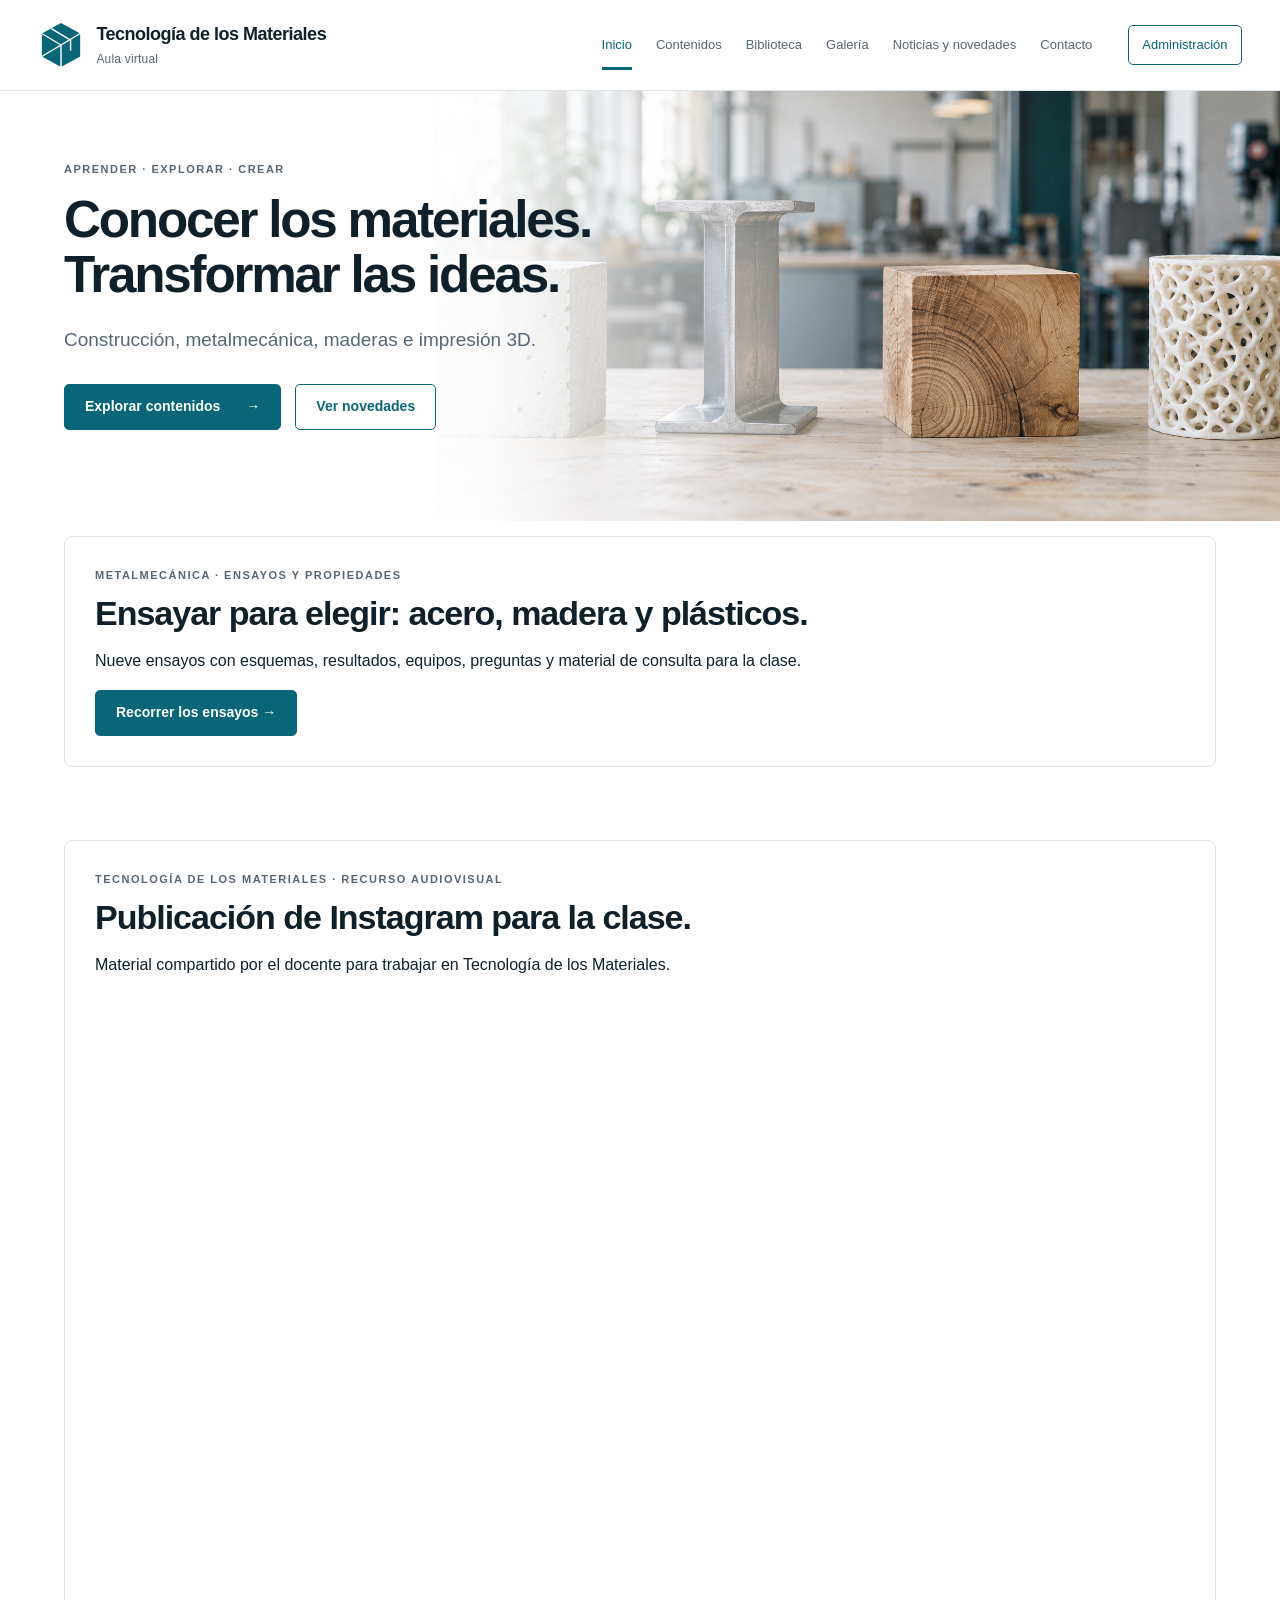
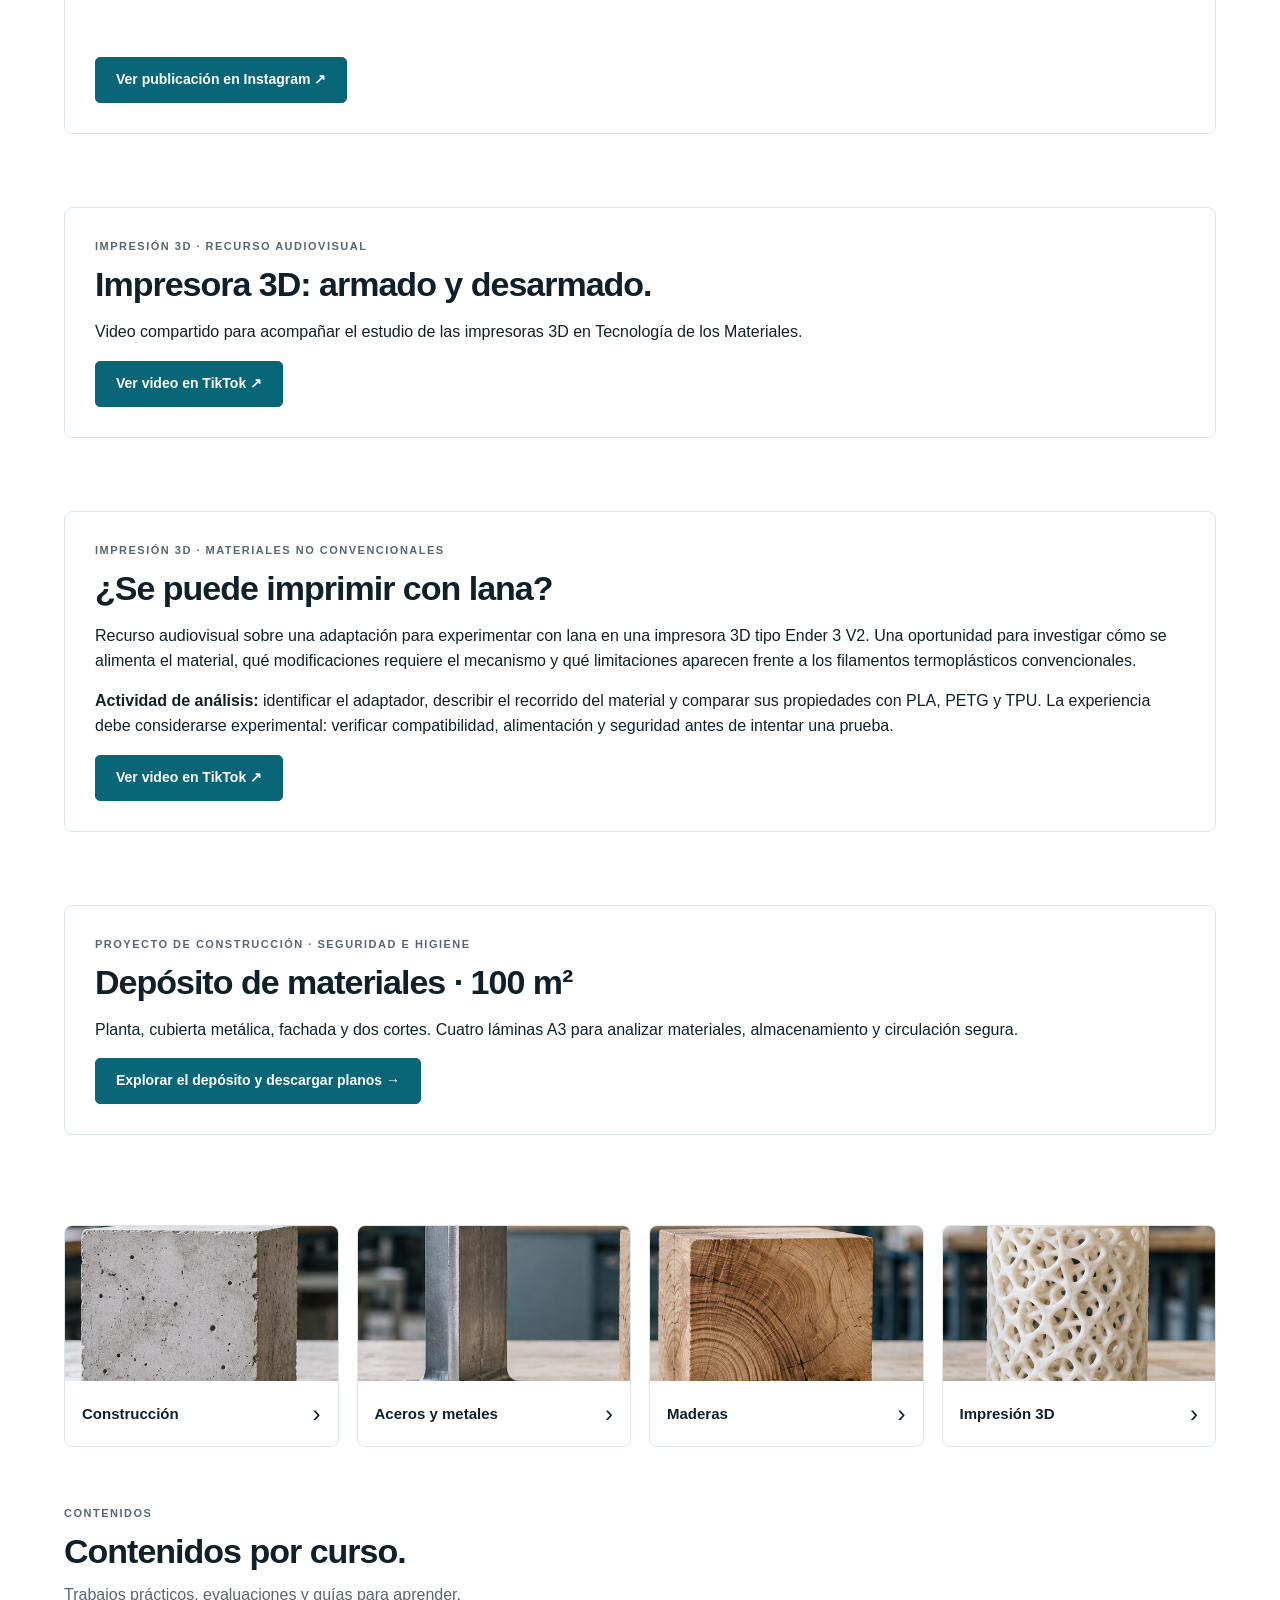
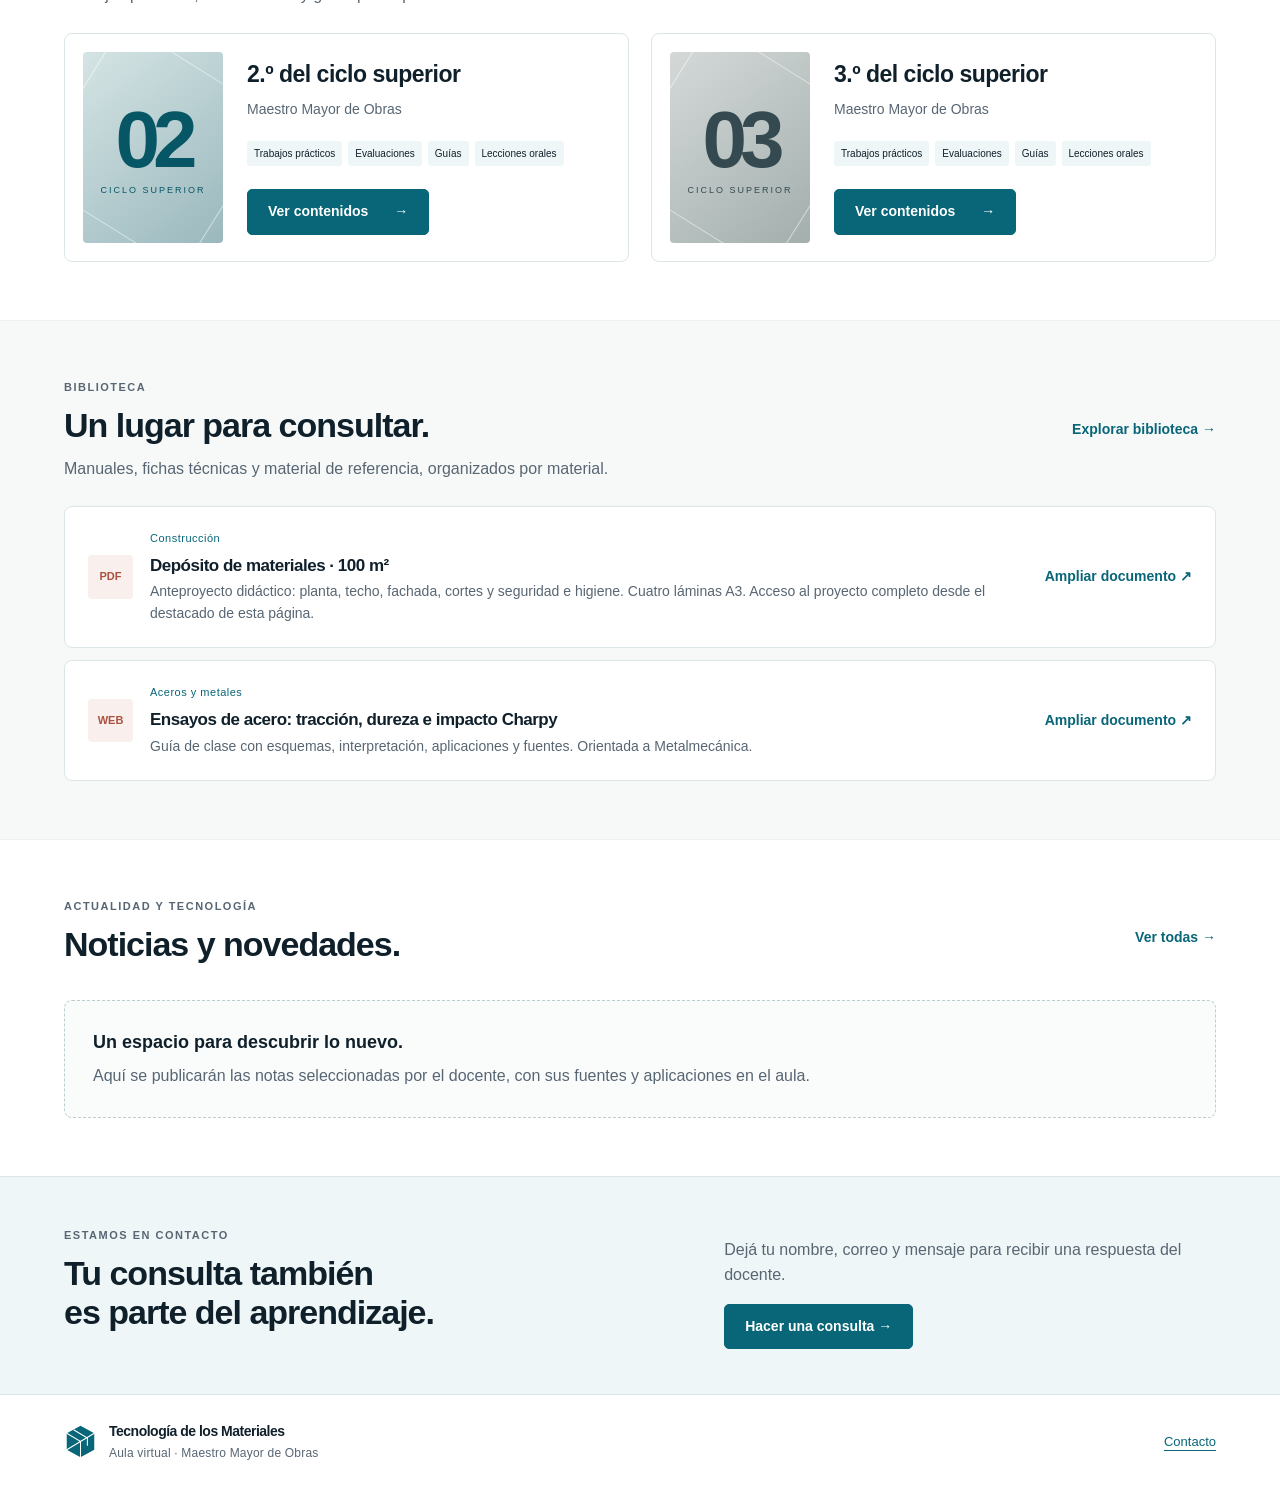
<file: index.html>
<!doctype html><html lang="es-AR"><head><meta charset="utf-8"><meta name="viewport" content="width=device-width,initial-scale=1"><meta name="theme-color" content="#086678"><meta name="description" content="Aula virtual de Tecnología de los Materiales: construcción, aceros y metales, maderas e impresión 3D. Recursos para Maestro Mayor de Obras."><title>Inicio · Tecnología de los Materiales</title><link rel="icon" href="assets/img/marca.svg" type="image/svg+xml"><link rel="stylesheet" href="assets/css/style.css"><script src="assets/js/app.js" defer></script></head><body><a class="skip" href="#principal">Saltar al contenido</a><header class="site-header"><div class="header-inner"><a class="brand" href="index.html"><svg viewBox="0 0 48 48" aria-hidden="true"><path fill="#086678" d="M24 1 44 12v24L24 47 4 36V12Z"/><path fill="none" stroke="white" stroke-width="1.5" d="m4 12 20 12 20-12M24 24v23M4 36l40-24M14 7l20 12v11"/></svg><span>Tecnología de los Materiales<small>Aula virtual</small></span></a><button class="menu-toggle" aria-expanded="false" aria-controls="navigation" aria-label="Abrir menú">☰</button><nav id="navigation" aria-label="Navegación principal"><a href="index.html" aria-current="page">Inicio</a><a href="contenidos.html">Contenidos</a><a href="biblioteca.html">Biblioteca</a><a href="galeria.html">Galería</a><a href="noticias.html">Noticias y novedades</a><a href="contacto.html">Contacto</a><a class="admin-link" href="administracion.html">Administración</a></nav></div></header><main id="principal"><section class="hero"><div class="hero-photo" role="img" aria-label="Muestras de hormigón, acero, madera y una pieza impresa en 3D"></div><div class="wrap hero-inner"><p class="eyebrow">APRENDER · EXPLORAR · CREAR</p><h1 data-home-title>Conocer los materiales.<br>Transformar las ideas.</h1><p data-home-subtitle>Construcción, metalmecánica, maderas e impresión 3D.</p><div class="actions"><a class="button" href="contenidos.html">Explorar contenidos <b>→</b></a><a class="button secondary" href="noticias.html">Ver novedades</a></div></div></section><section class="wrap section compact" id="ensayos-materiales"><div class="panel"><p class="eyebrow">METALMECÁNICA · ENSAYOS Y PROPIEDADES</p><h2>Ensayar para elegir: acero, madera y plásticos.</h2><p>Nueve ensayos con esquemas, resultados, equipos, preguntas y material de consulta para la clase.</p><a class="button" href="ensayos-materiales.html">Recorrer los ensayos →</a></div></section><section class="wrap section compact" id="instagram-DfPXh9TD8ha"><div class="panel"><p class="eyebrow">TECNOLOGÍA DE LOS MATERIALES · RECURSO AUDIOVISUAL</p><h2>Publicación de Instagram para la clase.</h2><p>Material compartido por el docente para trabajar en Tecnología de los Materiales.</p><iframe src="https://www.instagram.com/p/DfPXh9TD8ha/embed/" title="Publicación de Instagram compartida para Tecnología de los Materiales" loading="lazy" style="display:block;width:100%;max-width:540px;height:640px;border:0;margin:20px auto" allowfullscreen></iframe><a class="button" href="https://www.instagram.com/p/DfPXh9TD8ha/" target="_blank" rel="noopener noreferrer">Ver publicación en Instagram ↗</a></div></section><section class="wrap section compact" id="impresora-3d"><div class="panel"><p class="eyebrow">IMPRESIÓN 3D · RECURSO AUDIOVISUAL</p><h2>Impresora 3D: armado y desarmado.</h2><p>Video compartido para acompañar el estudio de las impresoras 3D en Tecnología de los Materiales.</p><a class="button" href="https://vt.tiktok.com/ZSpmtphJb/" target="_blank" rel="noopener noreferrer">Ver video en TikTok ↗</a></div></section><section class="wrap section compact" id="impresion-lana"><div class="panel"><p class="eyebrow">IMPRESIÓN 3D · MATERIALES NO CONVENCIONALES</p><h2>¿Se puede imprimir con lana?</h2><p>Recurso audiovisual sobre una adaptación para experimentar con lana en una impresora 3D tipo Ender 3 V2. Una oportunidad para investigar cómo se alimenta el material, qué modificaciones requiere el mecanismo y qué limitaciones aparecen frente a los filamentos termoplásticos convencionales.</p><p><strong>Actividad de análisis:</strong> identificar el adaptador, describir el recorrido del material y comparar sus propiedades con PLA, PETG y TPU. La experiencia debe considerarse experimental: verificar compatibilidad, alimentación y seguridad antes de intentar una prueba.</p><a class="button" href="https://vt.tiktok.com/ZSskYayKE/" target="_blank" rel="noopener noreferrer">Ver video en TikTok ↗</a></div></section><section class="wrap section compact" id="proyecto-deposito"><div class="panel"><p class="eyebrow">PROYECTO DE CONSTRUCCIÓN · SEGURIDAD E HIGIENE</p><h2>Depósito de materiales · 100 m²</h2><p>Planta, cubierta metálica, fachada y dos cortes. Cuatro láminas A3 para analizar materiales, almacenamiento y circulación segura.</p><a class="button" href="deposito-100m2.html">Explorar el depósito y descargar planos →</a></div></section><section class="wrap material-grid" aria-label="Áreas de estudio"><a class="material-card" href="biblioteca.html?categoria=construccion"><div class="material-photo material-0" role="img" aria-label="Muestra de construcción"></div><strong>Construcción<span>›</span></strong></a><a class="material-card" href="biblioteca.html?categoria=metales"><div class="material-photo material-1" role="img" aria-label="Muestra de aceros y metales"></div><strong>Aceros y metales<span>›</span></strong></a><a class="material-card" href="biblioteca.html?categoria=maderas"><div class="material-photo material-2" role="img" aria-label="Muestra de maderas"></div><strong>Maderas<span>›</span></strong></a><a class="material-card" href="biblioteca.html?categoria=impresion3d"><div class="material-photo material-3" role="img" aria-label="Muestra de impresión 3d"></div><strong>Impresión 3D<span>›</span></strong></a></section><section class="wrap section"><p class="eyebrow">CONTENIDOS</p><h2>Contenidos por curso.</h2><p class="section-intro">Trabajos prácticos, evaluaciones y guías para aprender.</p><div class="course-grid"><a class="course-card" href="contenidos.html?curso=2"><div class="course-art art-2"><span>02</span><small>CICLO SUPERIOR</small></div><div><h3>2.º del ciclo superior</h3><p>Maestro Mayor de Obras</p><div class="mini-tags"><span>Trabajos prácticos</span><span>Evaluaciones</span><span>Guías</span><span>Lecciones orales</span></div><span class="button">Ver contenidos <b>→</b></span></div></a><a class="course-card" href="contenidos.html?curso=3"><div class="course-art art-3"><span>03</span><small>CICLO SUPERIOR</small></div><div><h3>3.º del ciclo superior</h3><p>Maestro Mayor de Obras</p><div class="mini-tags"><span>Trabajos prácticos</span><span>Evaluaciones</span><span>Guías</span><span>Lecciones orales</span></div><span class="button">Ver contenidos <b>→</b></span></div></a></div></section><section class="library-band"><div class="wrap section"><div class="section-top"><div><p class="eyebrow">BIBLIOTECA</p><h2>Un lugar para consultar.</h2><p class="section-intro">Manuales, fichas técnicas y material de referencia, organizados por material.</p></div><a class="text-link" href="biblioteca.html">Explorar biblioteca →</a></div><div id="home-library" class="resource-list" aria-live="polite"></div></div></section><section class="wrap section"><div class="section-top"><div><p class="eyebrow">ACTUALIDAD Y TECNOLOGÍA</p><h2>Noticias y novedades.</h2></div><a class="text-link" href="noticias.html">Ver todas →</a></div><div id="home-news" class="news-grid" aria-live="polite"></div></section><section class="contact-band"><div class="wrap contact-teaser"><div><p class="eyebrow">ESTAMOS EN CONTACTO</p><h2>Tu consulta también<br>es parte del aprendizaje.</h2></div><div><p>Dejá tu nombre, correo y mensaje para recibir una respuesta del docente.</p><a class="button" href="contacto.html">Hacer una consulta →</a></div></div></section></main><footer><div class="wrap footer-inner"><a class="brand footer-brand" href="index.html"><svg viewBox="0 0 48 48" aria-hidden="true"><path fill="#086678" d="M24 1 44 12v24L24 47 4 36V12Z"/><path fill="none" stroke="white" stroke-width="1.5" d="m4 12 20 12 20-12M24 24v23M4 36l40-24M14 7l20 12v11"/></svg><span>Tecnología de los Materiales<small>Aula virtual · Maestro Mayor de Obras</small></span></a><div><a href="contacto.html">Contacto</a><a data-instagram hidden target="_blank" rel="noopener noreferrer">Instagram ↗</a></div></div></footer><script src="assets/js/visor.js" defer></script><script src="assets/js/pages.js" defer></script></body></html>
</file>
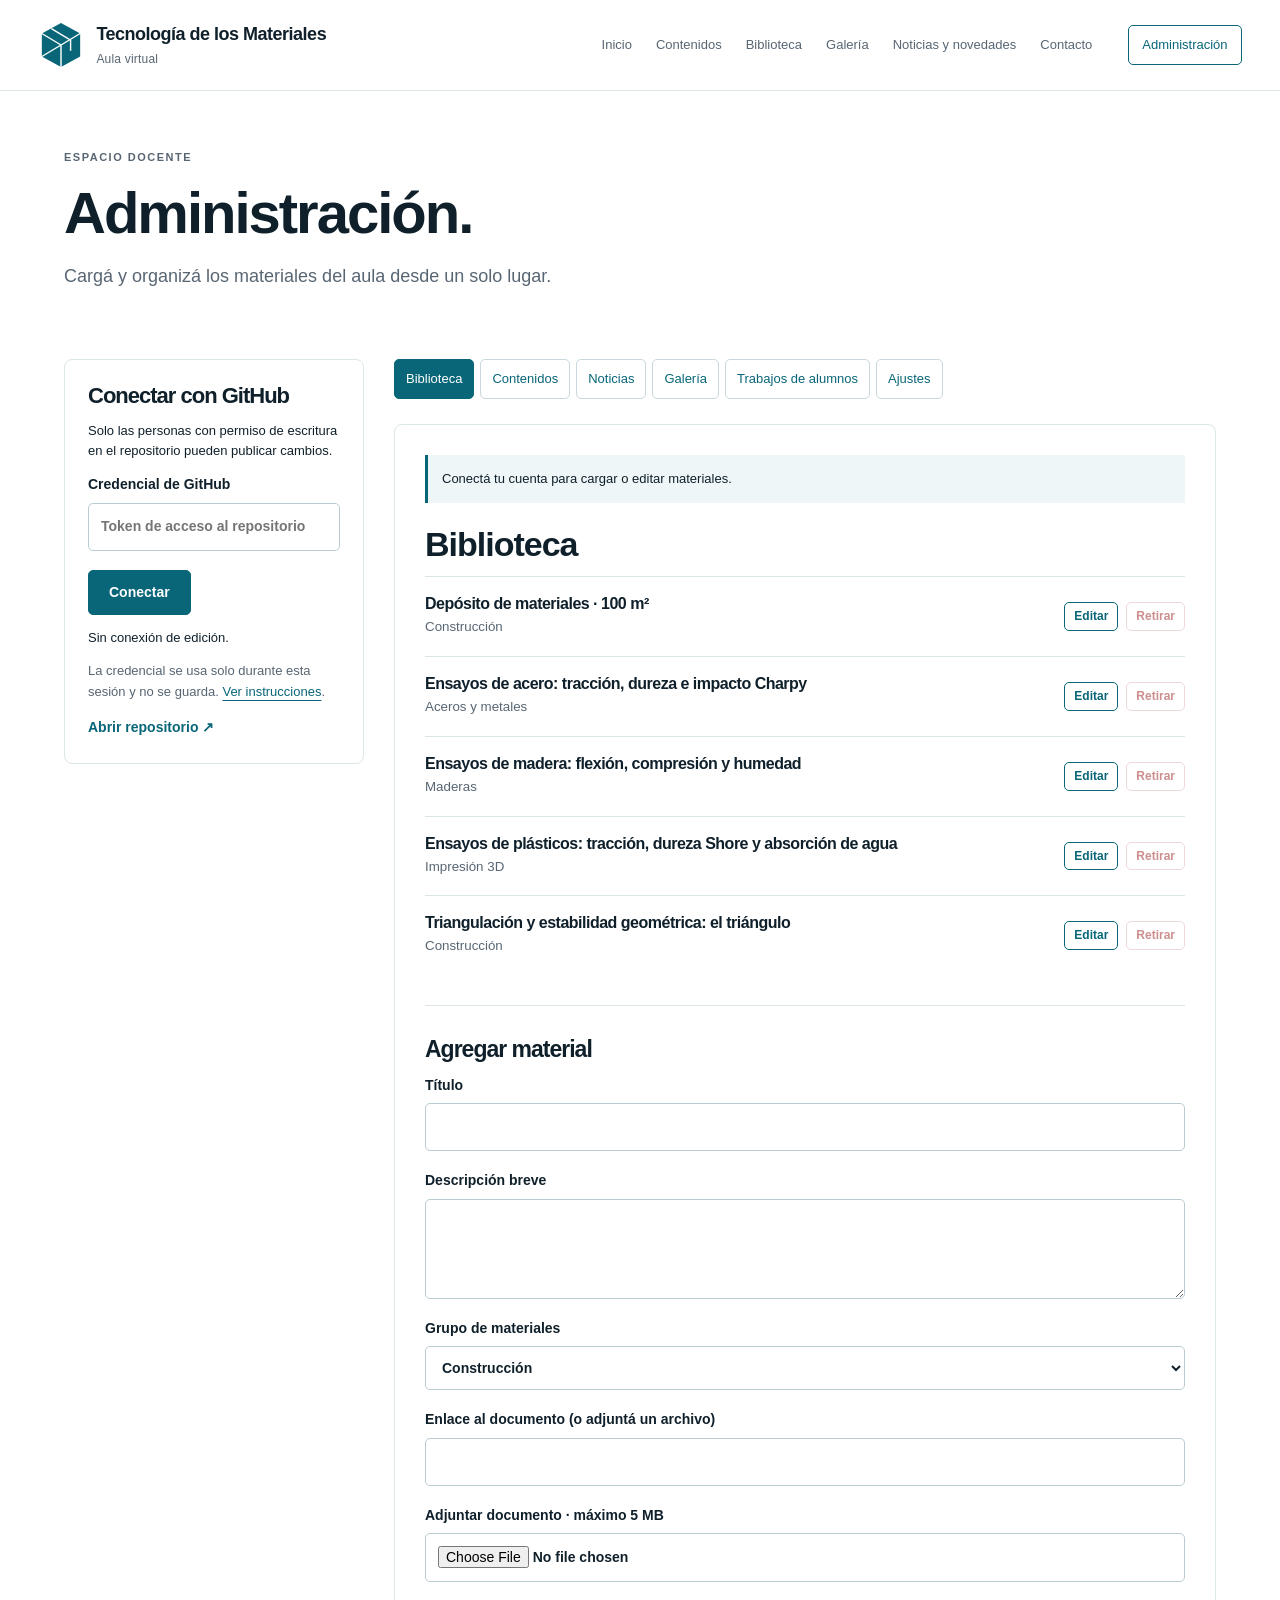
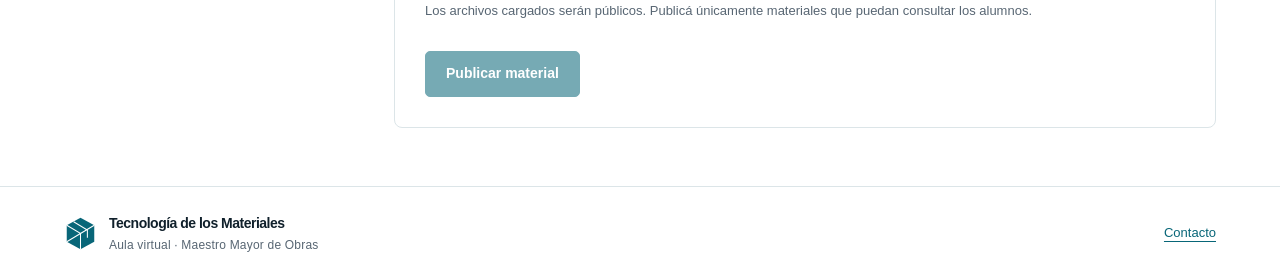
<file: administracion.html>
<!doctype html><html lang="es-AR"><head><meta charset="utf-8"><meta name="viewport" content="width=device-width,initial-scale=1"><meta name="theme-color" content="#086678"><meta name="description" content="Aula virtual de Tecnología de los Materiales: construcción, aceros y metales, maderas e impresión 3D. Recursos para Maestro Mayor de Obras."><title>Administración · Tecnología de los Materiales</title><link rel="icon" href="assets/img/marca.svg" type="image/svg+xml"><link rel="stylesheet" href="assets/css/style.css"><script src="assets/js/app.js" defer></script></head><body><a class="skip" href="#principal">Saltar al contenido</a><header class="site-header"><div class="header-inner"><a class="brand" href="index.html"><svg viewBox="0 0 48 48" aria-hidden="true"><path fill="#086678" d="M24 1 44 12v24L24 47 4 36V12Z"/><path fill="none" stroke="white" stroke-width="1.5" d="m4 12 20 12 20-12M24 24v23M4 36l40-24M14 7l20 12v11"/></svg><span>Tecnología de los Materiales<small>Aula virtual</small></span></a><button class="menu-toggle" aria-expanded="false" aria-controls="navigation" aria-label="Abrir menú">☰</button><nav id="navigation" aria-label="Navegación principal"><a href="index.html">Inicio</a><a href="contenidos.html">Contenidos</a><a href="biblioteca.html">Biblioteca</a><a href="galeria.html">Galería</a><a href="noticias.html">Noticias y novedades</a><a href="contacto.html">Contacto</a><a class="admin-link" href="administracion.html">Administración</a></nav></div></header><main id="principal"><section class="page-heading wrap"><p class="eyebrow">ESPACIO DOCENTE</p><h1>Administración.</h1><p class="lead">Cargá y organizá los materiales del aula desde un solo lugar.</p></section><section class="wrap section compact admin-layout"><aside class="panel admin-connect"><h2>Conectar con GitHub</h2><p>Solo las personas con permiso de escritura en el repositorio pueden publicar cambios.</p><form id="connect-form"><label for="token">Credencial de GitHub<input id="token" type="password" autocomplete="off" required placeholder="Token de acceso al repositorio"></label><button class="button">Conectar</button></form><button id="disconnect" class="button secondary" hidden>Desconectar</button><p id="connection-status" role="status">Sin conexión de edición.</p><p class="muted">La credencial se usa solo durante esta sesión y no se guarda. <a href="docs/administracion.md" target="_blank" rel="noopener">Ver instrucciones</a>.</p><a class="text-link" href="https://github.com/patagoniatec-ux/tecnologia-materiales" target="_blank" rel="noopener">Abrir repositorio ↗</a></aside><div><div class="admin-tabs" role="group" aria-label="Seleccionar sección"><button data-admin-tab="biblioteca" class="active">Biblioteca</button><button data-admin-tab="contenidos">Contenidos</button><button data-admin-tab="noticias">Noticias</button><button data-admin-tab="galeria">Galería</button><button data-admin-tab="trabajos">Trabajos de alumnos</button><button data-admin-tab="config">Ajustes</button></div><p id="admin-status" role="status" aria-live="polite"></p><div id="admin-content" class="panel"></div></div></section></main><footer><div class="wrap footer-inner"><a class="brand footer-brand" href="index.html"><svg viewBox="0 0 48 48" aria-hidden="true"><path fill="#086678" d="M24 1 44 12v24L24 47 4 36V12Z"/><path fill="none" stroke="white" stroke-width="1.5" d="m4 12 20 12 20-12M24 24v23M4 36l40-24M14 7l20 12v11"/></svg><span>Tecnología de los Materiales<small>Aula virtual · Maestro Mayor de Obras</small></span></a><div><a href="contacto.html">Contacto</a><a data-instagram hidden target="_blank" rel="noopener noreferrer">Instagram ↗</a></div></div></footer><script src="assets/js/admin.js" defer></script></body></html>
</file>
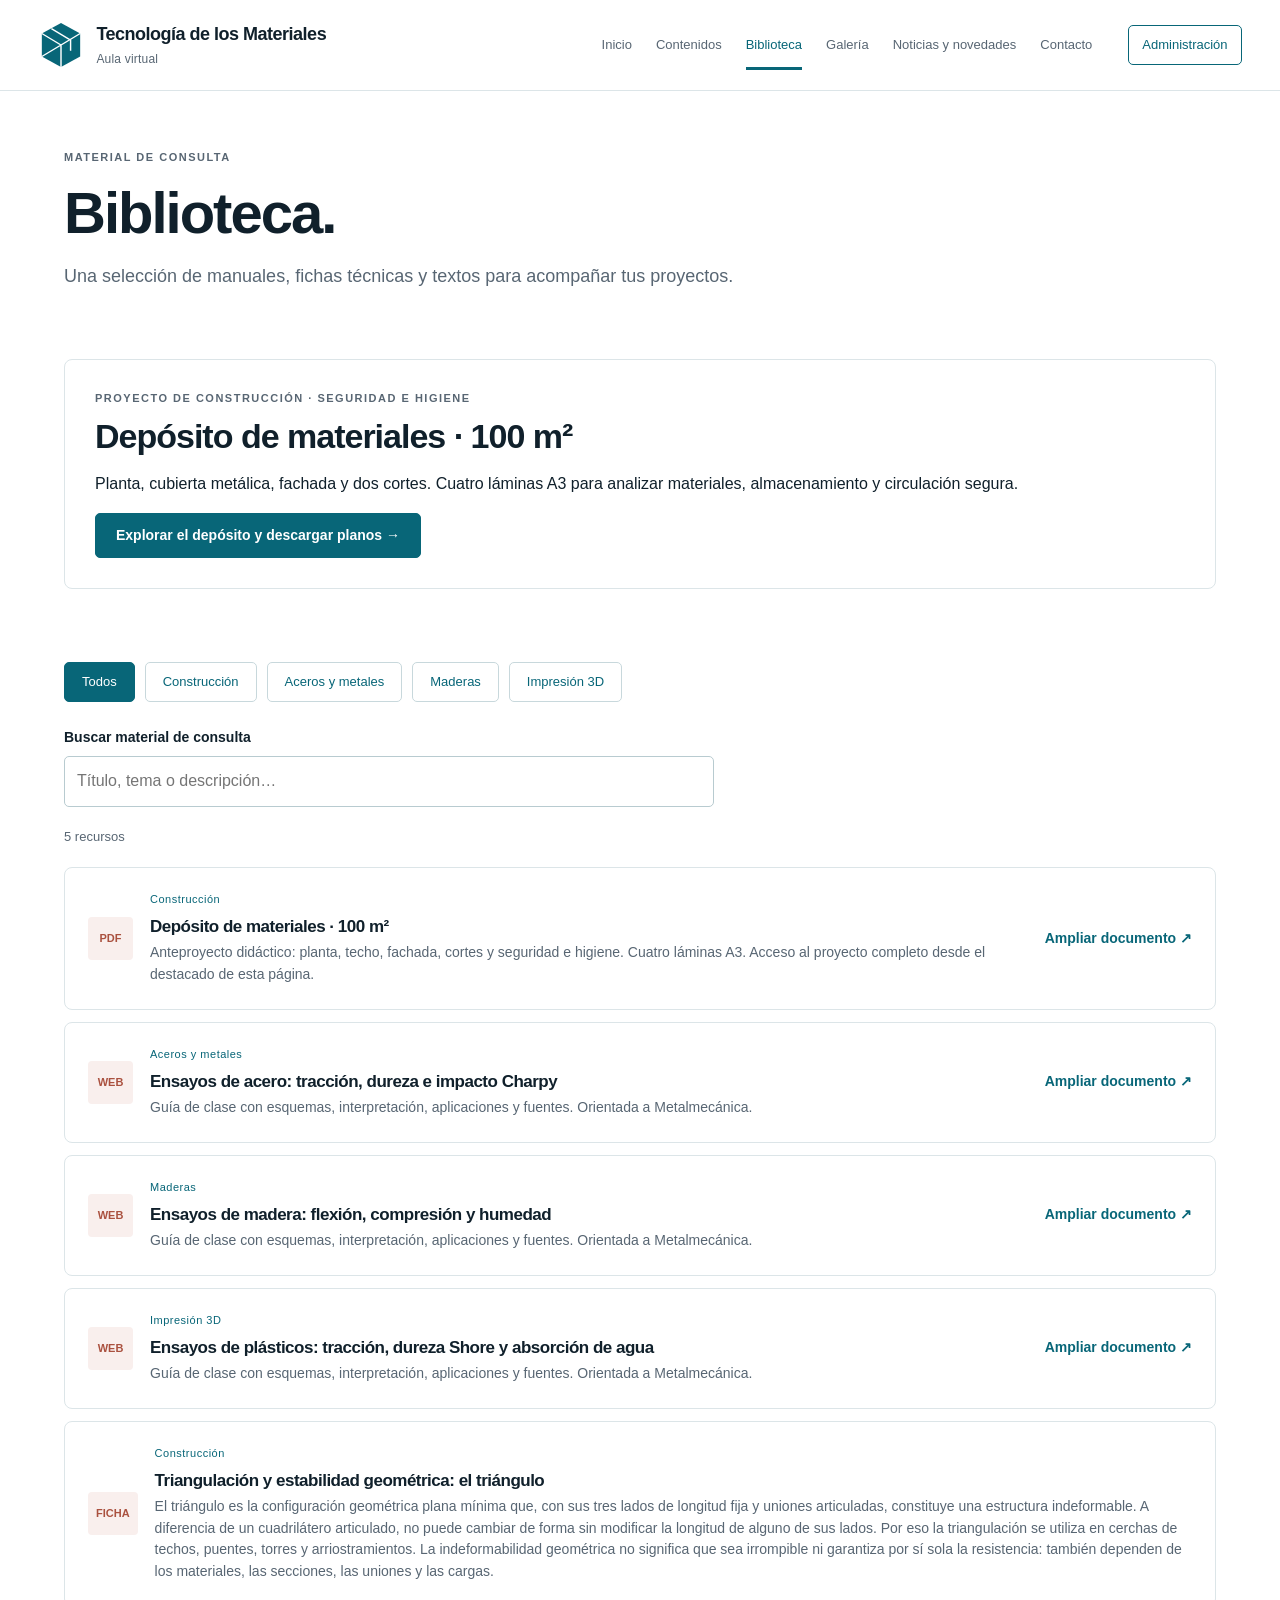
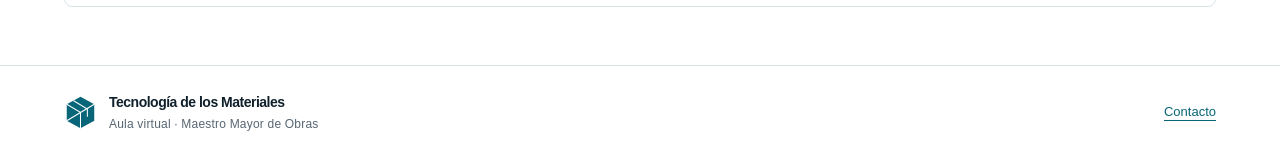
<file: biblioteca.html>
<!doctype html><html lang="es-AR"><head><meta charset="utf-8"><meta name="viewport" content="width=device-width,initial-scale=1"><meta name="theme-color" content="#086678"><meta name="description" content="Aula virtual de Tecnología de los Materiales: construcción, aceros y metales, maderas e impresión 3D. Recursos para Maestro Mayor de Obras."><title>Biblioteca · Tecnología de los Materiales</title><link rel="icon" href="assets/img/marca.svg" type="image/svg+xml"><link rel="stylesheet" href="assets/css/style.css"><script src="assets/js/app.js" defer></script></head><body><a class="skip" href="#principal">Saltar al contenido</a><header class="site-header"><div class="header-inner"><a class="brand" href="index.html"><svg viewBox="0 0 48 48" aria-hidden="true"><path fill="#086678" d="M24 1 44 12v24L24 47 4 36V12Z"/><path fill="none" stroke="white" stroke-width="1.5" d="m4 12 20 12 20-12M24 24v23M4 36l40-24M14 7l20 12v11"/></svg><span>Tecnología de los Materiales<small>Aula virtual</small></span></a><button class="menu-toggle" aria-expanded="false" aria-controls="navigation" aria-label="Abrir menú">☰</button><nav id="navigation" aria-label="Navegación principal"><a href="index.html">Inicio</a><a href="contenidos.html">Contenidos</a><a href="biblioteca.html" aria-current="page">Biblioteca</a><a href="galeria.html">Galería</a><a href="noticias.html">Noticias y novedades</a><a href="contacto.html">Contacto</a><a class="admin-link" href="administracion.html">Administración</a></nav></div></header><main id="principal"><section class="page-heading wrap"><p class="eyebrow">MATERIAL DE CONSULTA</p><h1>Biblioteca.</h1><p class="lead">Una selección de manuales, fichas técnicas y textos para acompañar tus proyectos.</p></section><section class="wrap section compact" id="proyecto-deposito"><div class="panel"><p class="eyebrow">PROYECTO DE CONSTRUCCIÓN · SEGURIDAD E HIGIENE</p><h2>Depósito de materiales · 100 m²</h2><p>Planta, cubierta metálica, fachada y dos cortes. Cuatro láminas A3 para analizar materiales, almacenamiento y circulación segura.</p><a class="button" href="deposito-100m2.html">Explorar el depósito y descargar planos →</a></div></section><section class="wrap section compact"><div class="filters" role="group" aria-label="Filtrar por material"><button class="chip active" data-category="">Todos</button><button class="chip" data-category="construccion">Construcción</button><button class="chip" data-category="metales">Aceros y metales</button><button class="chip" data-category="maderas">Maderas</button><button class="chip" data-category="impresion3d">Impresión 3D</button></div><label class="search-label" for="search">Buscar material de consulta</label><input id="search" type="search" placeholder="Título, tema o descripción…" maxlength="150"><p class="result-count" id="result-count" aria-live="polite"></p><div id="resources" class="resource-list" aria-live="polite"></div></section></main><footer><div class="wrap footer-inner"><a class="brand footer-brand" href="index.html"><svg viewBox="0 0 48 48" aria-hidden="true"><path fill="#086678" d="M24 1 44 12v24L24 47 4 36V12Z"/><path fill="none" stroke="white" stroke-width="1.5" d="m4 12 20 12 20-12M24 24v23M4 36l40-24M14 7l20 12v11"/></svg><span>Tecnología de los Materiales<small>Aula virtual · Maestro Mayor de Obras</small></span></a><div><a href="contacto.html">Contacto</a><a data-instagram hidden target="_blank" rel="noopener noreferrer">Instagram ↗</a></div></div></footer><script src="assets/js/visor.js" defer></script><script src="assets/js/pages.js" defer></script></body></html>
</file>
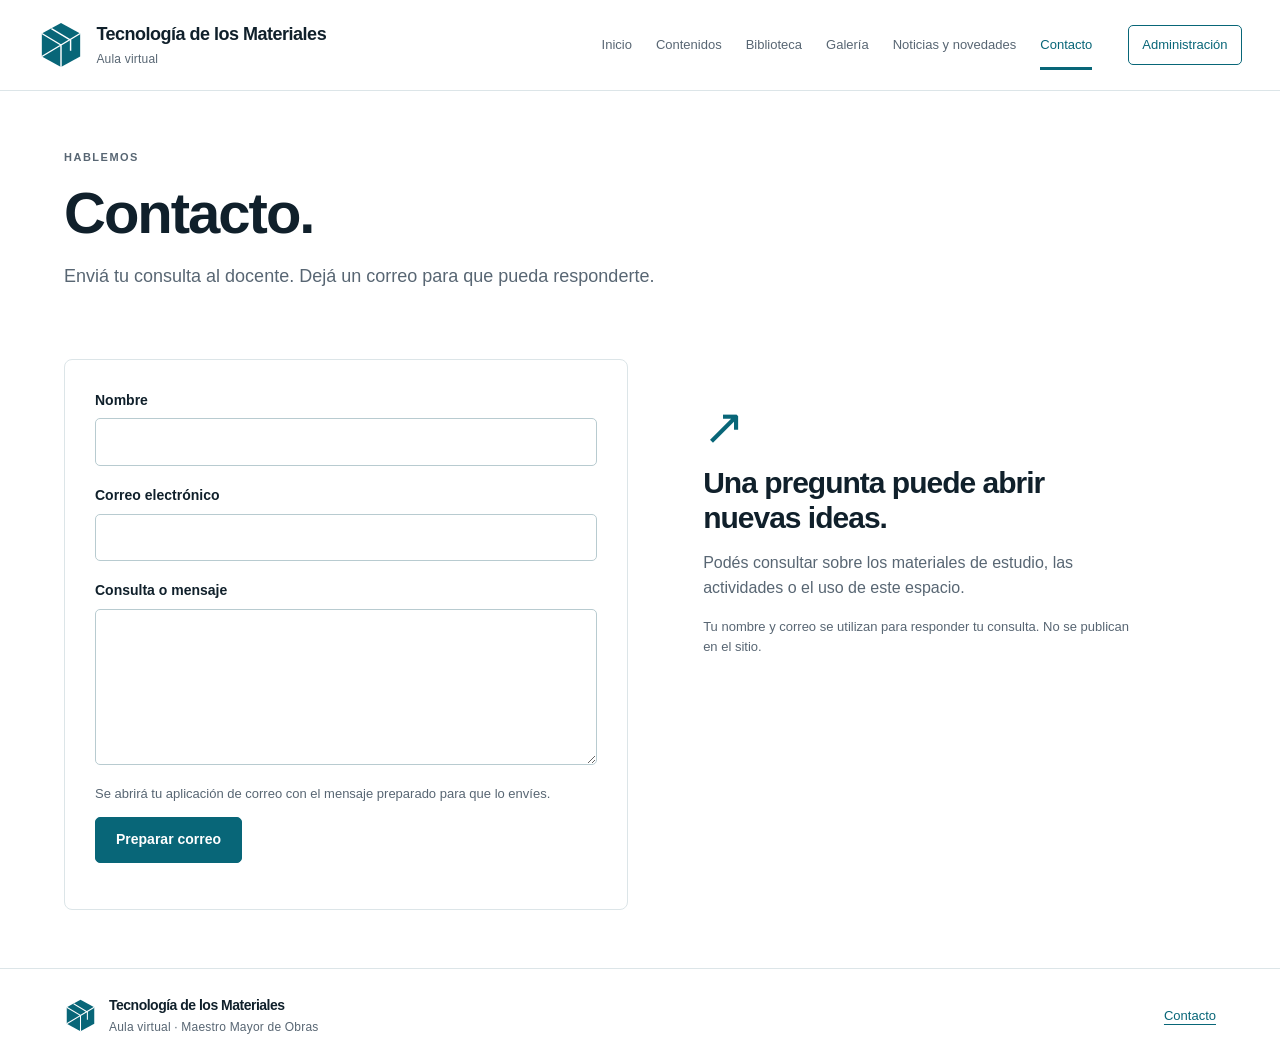
<file: contacto.html>
<!doctype html><html lang="es-AR"><head><meta charset="utf-8"><meta name="viewport" content="width=device-width,initial-scale=1"><meta name="theme-color" content="#086678"><meta name="description" content="Aula virtual de Tecnología de los Materiales: construcción, aceros y metales, maderas e impresión 3D. Recursos para Maestro Mayor de Obras."><title>Contacto · Tecnología de los Materiales</title><link rel="icon" href="assets/img/marca.svg" type="image/svg+xml"><link rel="stylesheet" href="assets/css/style.css"><script src="assets/js/app.js" defer></script></head><body><a class="skip" href="#principal">Saltar al contenido</a><header class="site-header"><div class="header-inner"><a class="brand" href="index.html"><svg viewBox="0 0 48 48" aria-hidden="true"><path fill="#086678" d="M24 1 44 12v24L24 47 4 36V12Z"/><path fill="none" stroke="white" stroke-width="1.5" d="m4 12 20 12 20-12M24 24v23M4 36l40-24M14 7l20 12v11"/></svg><span>Tecnología de los Materiales<small>Aula virtual</small></span></a><button class="menu-toggle" aria-expanded="false" aria-controls="navigation" aria-label="Abrir menú">☰</button><nav id="navigation" aria-label="Navegación principal"><a href="index.html">Inicio</a><a href="contenidos.html">Contenidos</a><a href="biblioteca.html">Biblioteca</a><a href="galeria.html">Galería</a><a href="noticias.html">Noticias y novedades</a><a href="contacto.html" aria-current="page">Contacto</a><a class="admin-link" href="administracion.html">Administración</a></nav></div></header><main id="principal"><section class="page-heading wrap"><p class="eyebrow">HABLEMOS</p><h1>Contacto.</h1><p class="lead">Enviá tu consulta al docente. Dejá un correo para que pueda responderte.</p></section><section class="wrap section compact contact-layout"><form id="contact-form" class="panel"><label for="name">Nombre<input id="name" name="nombre" autocomplete="name" required maxlength="100"></label><label for="email">Correo electrónico<input id="email" name="email" type="email" autocomplete="email" required maxlength="200"></label><label for="message">Consulta o mensaje<textarea id="message" name="mensaje" rows="6" required maxlength="5000"></textarea></label><div class="honeypot" aria-hidden="true"><label>No completar<input name="website" tabindex="-1" autocomplete="off"></label></div><p id="contact-help" class="muted"></p><button id="contact-submit" class="button" disabled>Enviar consulta</button><p id="contact-status" role="status"></p></form><aside class="contact-aside"><span class="big-icon">↗</span><h2>Una pregunta puede abrir nuevas ideas.</h2><p>Podés consultar sobre los materiales de estudio, las actividades o el uso de este espacio.</p><p class="muted">Tu nombre y correo se utilizan para responder tu consulta. No se publican en el sitio.</p></aside></section></main><footer><div class="wrap footer-inner"><a class="brand footer-brand" href="index.html"><svg viewBox="0 0 48 48" aria-hidden="true"><path fill="#086678" d="M24 1 44 12v24L24 47 4 36V12Z"/><path fill="none" stroke="white" stroke-width="1.5" d="m4 12 20 12 20-12M24 24v23M4 36l40-24M14 7l20 12v11"/></svg><span>Tecnología de los Materiales<small>Aula virtual · Maestro Mayor de Obras</small></span></a><div><a href="contacto.html">Contacto</a><a data-instagram hidden target="_blank" rel="noopener noreferrer">Instagram ↗</a></div></div></footer><script src="assets/js/visor.js" defer></script><script src="assets/js/pages.js" defer></script></body></html>
</file>
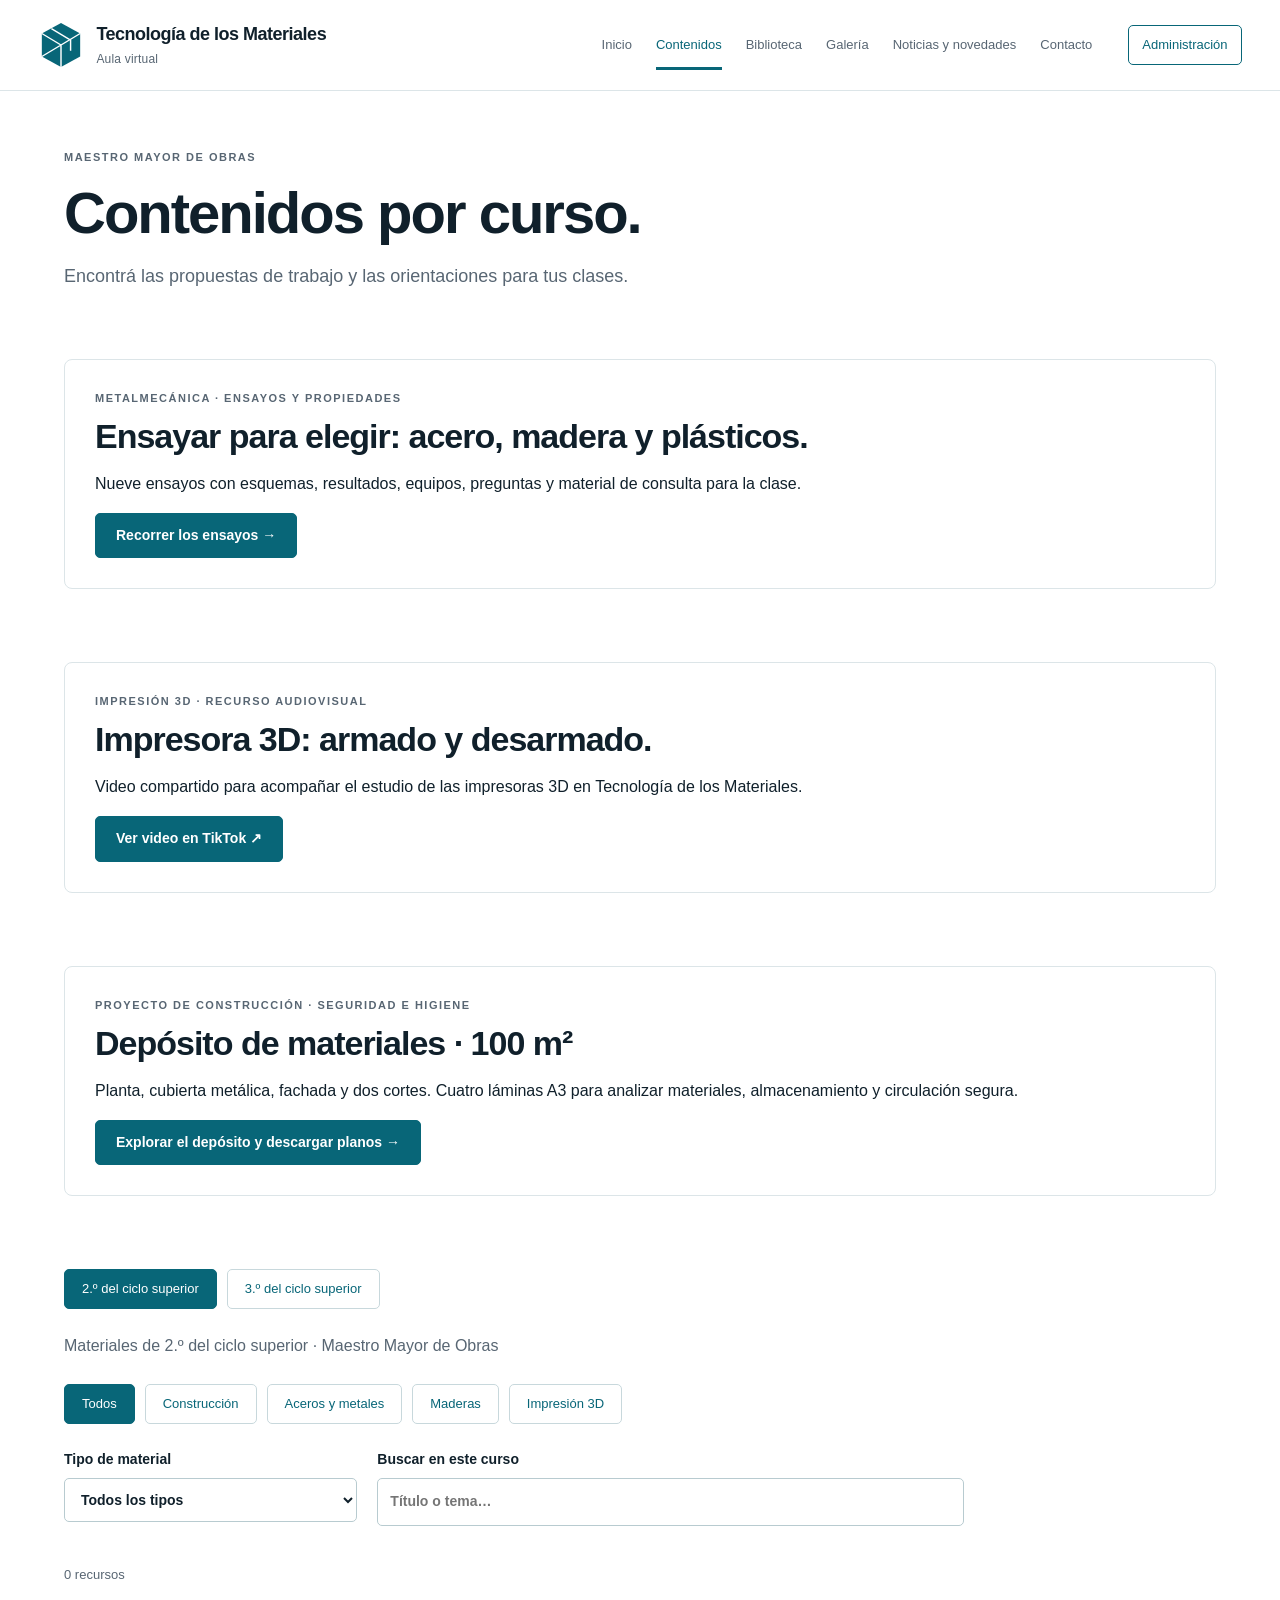
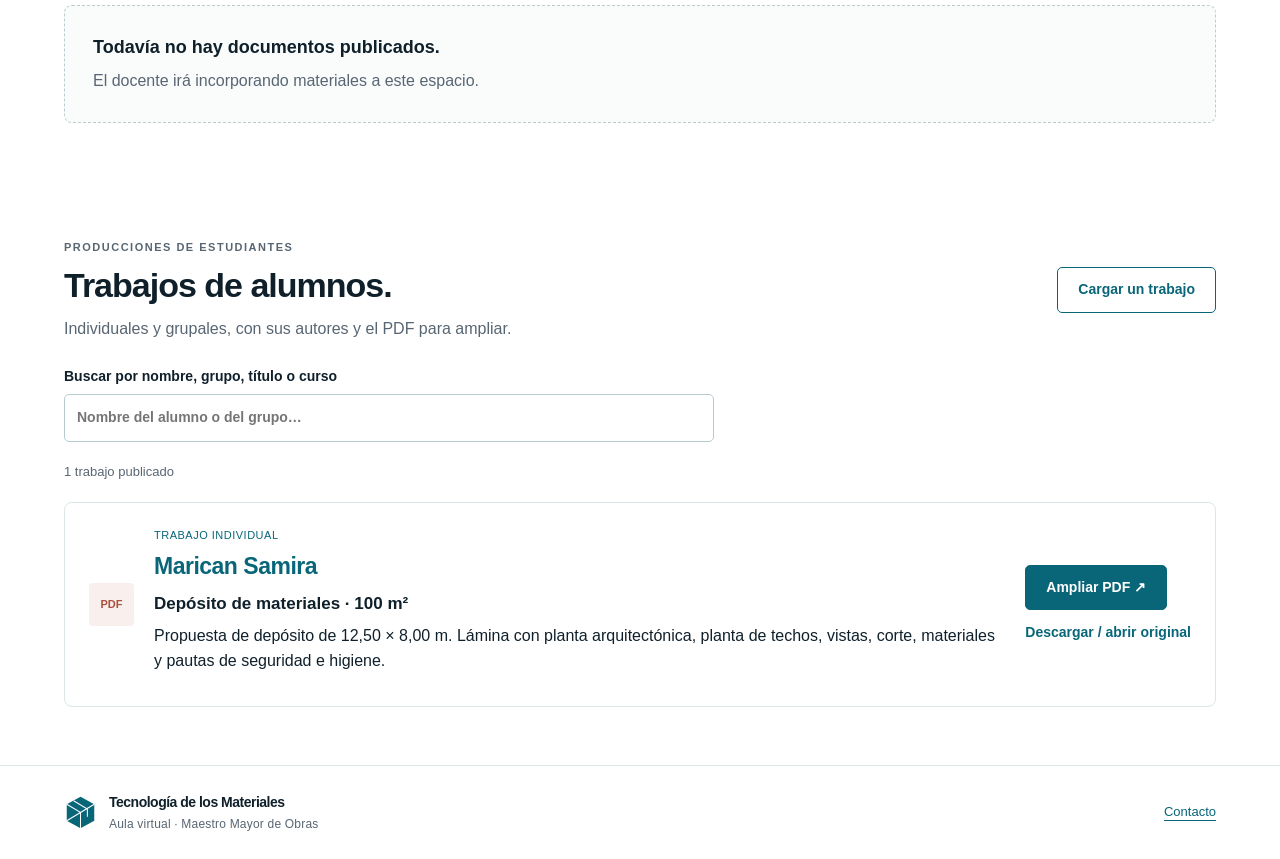
<file: contenidos.html>
<!doctype html><html lang="es-AR"><head><meta charset="utf-8"><meta name="viewport" content="width=device-width,initial-scale=1"><meta name="theme-color" content="#086678"><meta name="description" content="Aula virtual de Tecnología de los Materiales: construcción, aceros y metales, maderas e impresión 3D. Recursos para Maestro Mayor de Obras."><title>Contenidos · Tecnología de los Materiales</title><link rel="icon" href="assets/img/marca.svg" type="image/svg+xml"><link rel="stylesheet" href="assets/css/style.css"><script src="assets/js/app.js" defer></script><link rel="stylesheet" href="assets/css/trabajos.css"></head><body><a class="skip" href="#principal">Saltar al contenido</a><header class="site-header"><div class="header-inner"><a class="brand" href="index.html"><svg viewBox="0 0 48 48" aria-hidden="true"><path fill="#086678" d="M24 1 44 12v24L24 47 4 36V12Z"/><path fill="none" stroke="white" stroke-width="1.5" d="m4 12 20 12 20-12M24 24v23M4 36l40-24M14 7l20 12v11"/></svg><span>Tecnología de los Materiales<small>Aula virtual</small></span></a><button class="menu-toggle" aria-expanded="false" aria-controls="navigation" aria-label="Abrir menú">☰</button><nav id="navigation" aria-label="Navegación principal"><a href="index.html">Inicio</a><a href="contenidos.html" aria-current="page">Contenidos</a><a href="biblioteca.html">Biblioteca</a><a href="galeria.html">Galería</a><a href="noticias.html">Noticias y novedades</a><a href="contacto.html">Contacto</a><a class="admin-link" href="administracion.html">Administración</a></nav></div></header><main id="principal"><section class="page-heading wrap"><p class="eyebrow">MAESTRO MAYOR DE OBRAS</p><h1>Contenidos por curso.</h1><p class="lead">Encontrá las propuestas de trabajo y las orientaciones para tus clases.</p></section><section class="wrap section compact" id="ensayos-materiales"><div class="panel"><p class="eyebrow">METALMECÁNICA · ENSAYOS Y PROPIEDADES</p><h2>Ensayar para elegir: acero, madera y plásticos.</h2><p>Nueve ensayos con esquemas, resultados, equipos, preguntas y material de consulta para la clase.</p><a class="button" href="ensayos-materiales.html">Recorrer los ensayos →</a></div></section><section class="wrap section compact" id="impresora-3d"><div class="panel"><p class="eyebrow">IMPRESIÓN 3D · RECURSO AUDIOVISUAL</p><h2>Impresora 3D: armado y desarmado.</h2><p>Video compartido para acompañar el estudio de las impresoras 3D en Tecnología de los Materiales.</p><a class="button" href="https://vt.tiktok.com/ZSpmtphJb/" target="_blank" rel="noopener noreferrer">Ver video en TikTok ↗</a></div></section><section class="wrap section compact" id="proyecto-deposito"><div class="panel"><p class="eyebrow">PROYECTO DE CONSTRUCCIÓN · SEGURIDAD E HIGIENE</p><h2>Depósito de materiales · 100 m²</h2><p>Planta, cubierta metálica, fachada y dos cortes. Cuatro láminas A3 para analizar materiales, almacenamiento y circulación segura.</p><a class="button" href="deposito-100m2.html">Explorar el depósito y descargar planos →</a></div></section><section class="wrap section compact"><div class="course-tabs" role="group" aria-label="Seleccionar curso"><button data-course="2">2.º del ciclo superior</button><button data-course="3">3.º del ciclo superior</button></div><p id="course-description" class="section-intro"></p><div class="filters" role="group" aria-label="Filtrar por material"><button class="chip active" data-category="">Todos</button><button class="chip" data-category="construccion">Construcción</button><button class="chip" data-category="metales">Aceros y metales</button><button class="chip" data-category="maderas">Maderas</button><button class="chip" data-category="impresion3d">Impresión 3D</button></div><div class="filter-line"><label for="type">Tipo de material<select id="type"><option value="">Todos los tipos</option><option>Trabajo práctico</option><option>Evaluación</option><option>Guía</option><option>Lección oral</option></select></label><label for="search">Buscar en este curso<input id="search" type="search" placeholder="Título o tema…" maxlength="150"></label></div><p id="result-count" class="result-count" aria-live="polite"></p><div id="resources" class="resource-list" aria-live="polite"></div></section><section class="wrap section" id="entregas"><div class="section-top"><div><p class="eyebrow">PRODUCCIONES DE ESTUDIANTES</p><h2>Trabajos de alumnos.</h2><p class="section-intro">Individuales y grupales, con sus autores y el PDF para ampliar.</p></div><a class="button secondary" href="administracion.html?seccion=trabajos">Cargar un trabajo</a></div><label for="student-search">Buscar por nombre, grupo, título o curso<input id="student-search" type="search" maxlength="150" placeholder="Nombre del alumno o del grupo…"></label><p class="result-count" id="student-count" aria-live="polite"></p><div class="resource-list" id="student-works" data-project="" aria-live="polite"><p>Cargando trabajos…</p></div><noscript><p>Activá JavaScript para consultar las entregas de los alumnos.</p></noscript></section></main><footer><div class="wrap footer-inner"><a class="brand footer-brand" href="index.html"><svg viewBox="0 0 48 48" aria-hidden="true"><path fill="#086678" d="M24 1 44 12v24L24 47 4 36V12Z"/><path fill="none" stroke="white" stroke-width="1.5" d="m4 12 20 12 20-12M24 24v23M4 36l40-24M14 7l20 12v11"/></svg><span>Tecnología de los Materiales<small>Aula virtual · Maestro Mayor de Obras</small></span></a><div><a href="contacto.html">Contacto</a><a data-instagram hidden target="_blank" rel="noopener noreferrer">Instagram ↗</a></div></div></footer><script src="assets/js/visor.js" defer></script><script src="assets/js/pages.js" defer></script><script src="assets/js/trabajos.js" defer></script></body></html>
</file>
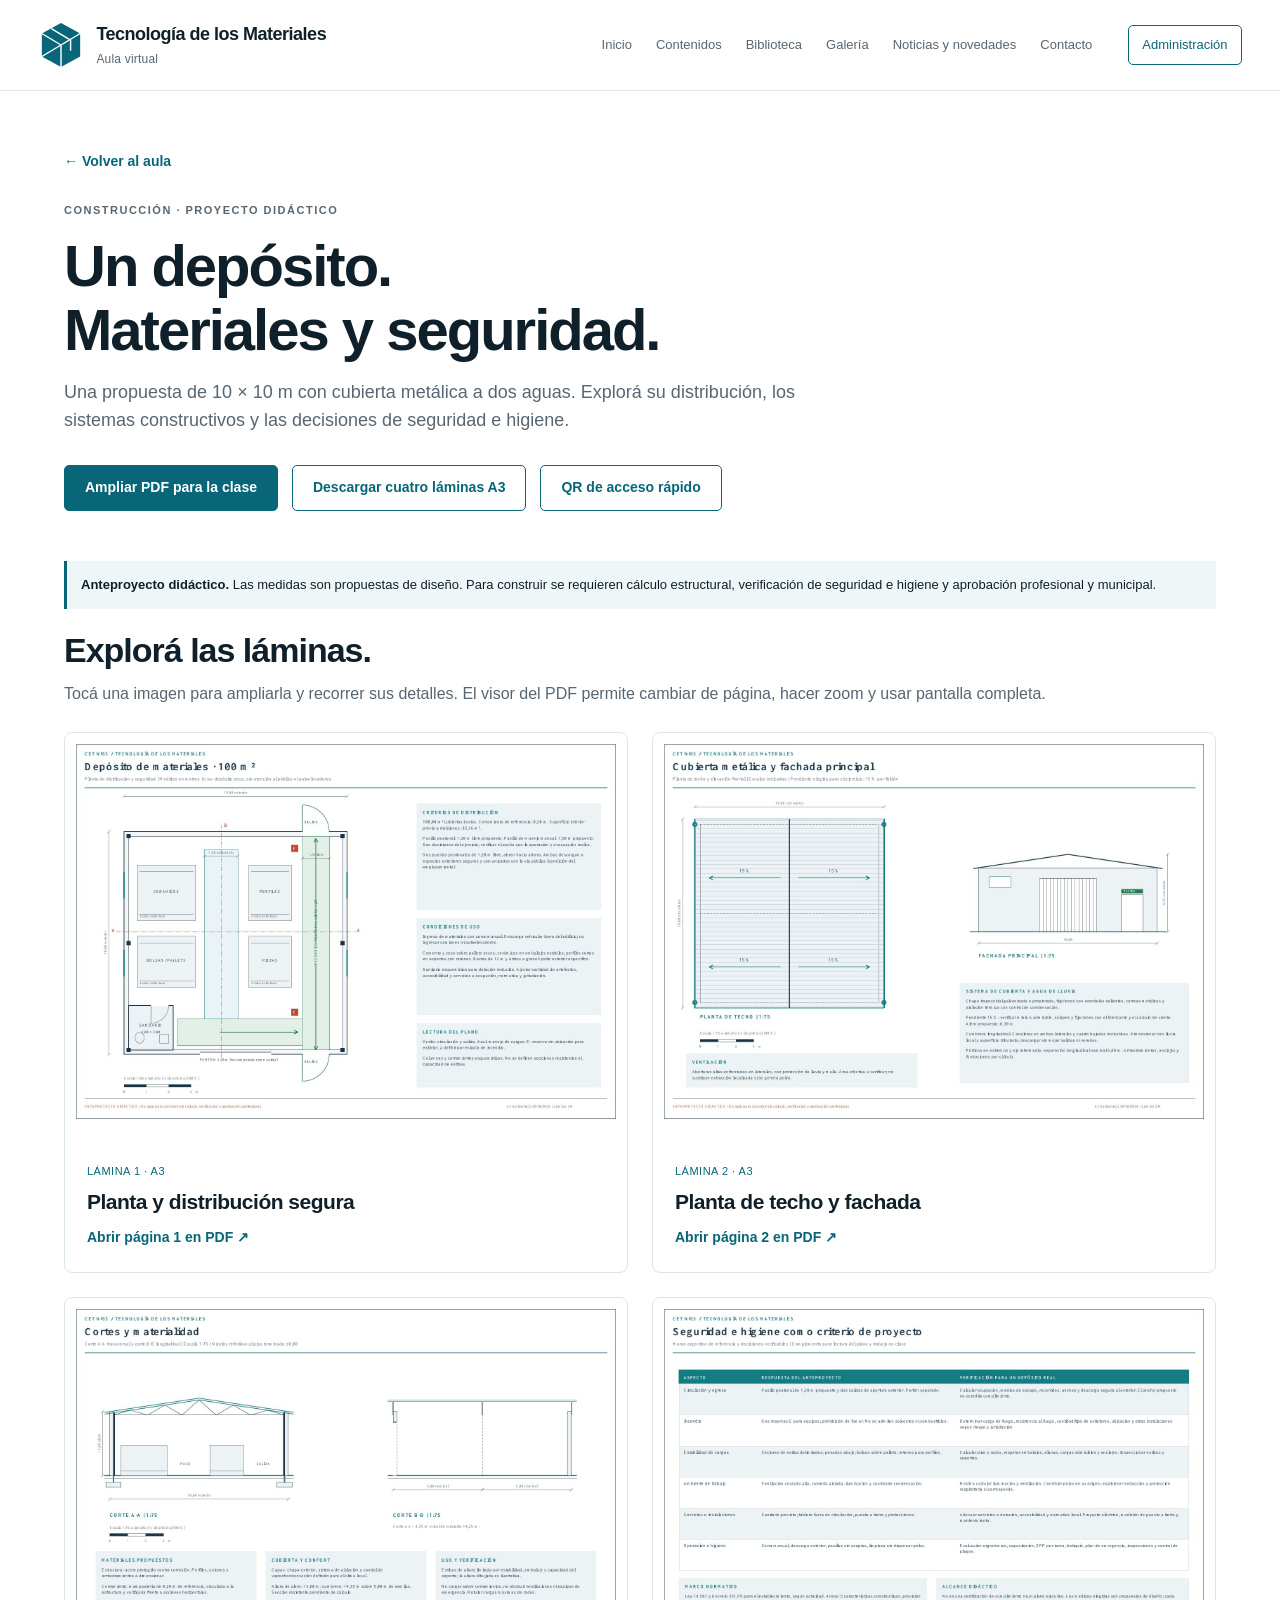
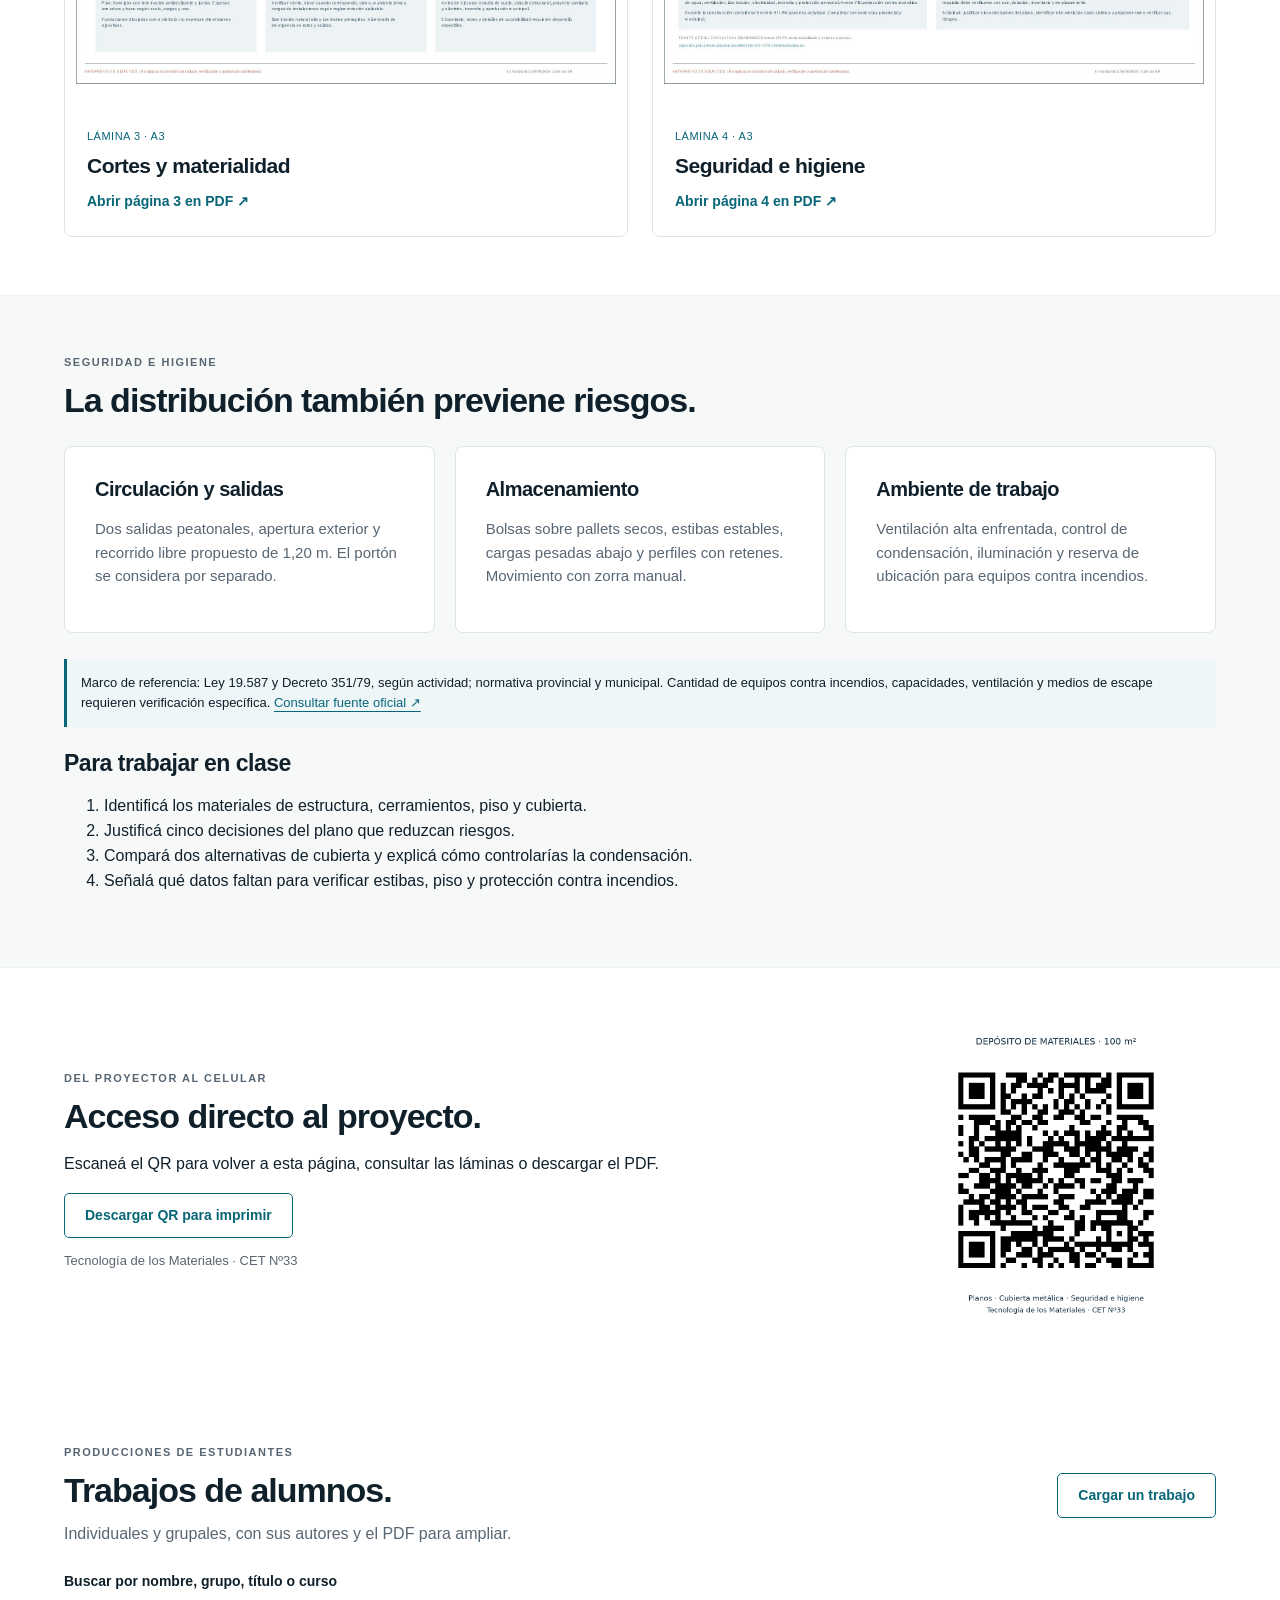
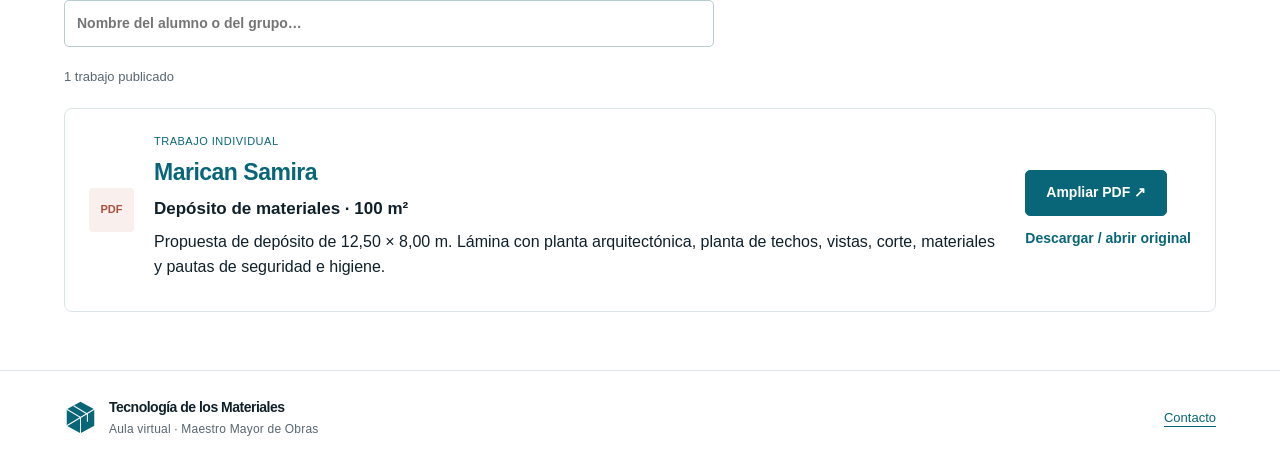
<file: deposito-100m2.html>
<!doctype html><html lang="es-AR"><head><meta charset="utf-8"><meta name="viewport" content="width=device-width,initial-scale=1"><title>Depósito de 100 m² · Tecnología de los Materiales</title><meta name="description" content="Depósito de construcción de 100 m²: planta, cubierta metálica, cortes, fachada y criterios de seguridad e higiene. Cuatro láminas A3 para el aula."><link rel="icon" href="assets/img/marca.svg" type="image/svg+xml"><link rel="stylesheet" href="assets/css/style.css"><link rel="stylesheet" href="assets/css/deposito.css"><script src="assets/js/app.js" defer></script><script src="assets/js/visor.js" defer></script><script src="assets/js/deposito.js" defer></script><link rel="stylesheet" href="assets/css/trabajos.css"></head><body><a class="skip" href="#principal">Saltar al contenido</a><header class="site-header"><div class="header-inner"><a class="brand" href="index.html"><svg viewBox="0 0 48 48" aria-hidden="true"><path fill="#086678" d="M24 1 44 12v24L24 47 4 36V12Z"/><path fill="none" stroke="white" stroke-width="1.5" d="m4 12 20 12 20-12M24 24v23M4 36l40-24M14 7l20 12v11"/></svg><span>Tecnología de los Materiales<small>Aula virtual</small></span></a><button class="menu-toggle" aria-expanded="false" aria-controls="navigation" aria-label="Abrir menú">☰</button><nav id="navigation" aria-label="Navegación principal"><a href="index.html">Inicio</a><a href="contenidos.html">Contenidos</a><a href="biblioteca.html">Biblioteca</a><a href="galeria.html">Galería</a><a href="noticias.html">Noticias y novedades</a><a href="contacto.html">Contacto</a><a class="admin-link" href="administracion.html">Administración</a></nav></div></header><main id="principal"><section class="page-heading wrap"><a class="text-link" href="index.html">← Volver al aula</a><p class="eyebrow" style="margin-top:28px">CONSTRUCCIÓN · PROYECTO DIDÁCTICO</p><h1>Un depósito.<br>Materiales y seguridad.</h1><p class="lead">Una propuesta de 10 × 10 m con cubierta metálica a dos aguas. Explorá su distribución, los sistemas constructivos y las decisiones de seguridad e higiene.</p><div class="actions"><button class="button" id="open-deposito">Ampliar PDF para la clase</button><a class="button secondary" href="documentos/deposito-100m2/Deposito_100m2_Tecnologia_Materiales.pdf" download>Descargar cuatro láminas A3</a><a class="button secondary" href="#qr">QR de acceso rápido</a></div></section><section class="wrap section compact"><div class="notice"><strong>Anteproyecto didáctico.</strong> Las medidas son propuestas de diseño. Para construir se requieren cálculo estructural, verificación de seguridad e higiene y aprobación profesional y municipal.</div><h2>Explorá las láminas.</h2><p class="section-intro">Tocá una imagen para ampliarla y recorrer sus detalles. El visor del PDF permite cambiar de página, hacer zoom y usar pantalla completa.</p><div class="sheet-grid"><article class="sheet-card"><a href="documentos/deposito-100m2/lamina-1.jpg" data-sheet="0" aria-label="Ampliar Planta y distribución segura"><img src="documentos/deposito-100m2/lamina-1.jpg" alt="Lámina 1: Planta y distribución segura" loading="lazy" width="1600" height="1132"></a><div><p class="meta">LÁMINA 1 · A3</p><h3>Planta y distribución segura</h3><a class="text-link" href="documentos/deposito-100m2/Deposito_100m2_Tecnologia_Materiales.pdf#page=1" target="_blank" rel="noopener">Abrir página 1 en PDF ↗</a></div></article><article class="sheet-card"><a href="documentos/deposito-100m2/lamina-2.jpg" data-sheet="1" aria-label="Ampliar Planta de techo y fachada"><img src="documentos/deposito-100m2/lamina-2.jpg" alt="Lámina 2: Planta de techo y fachada" loading="lazy" width="1600" height="1132"></a><div><p class="meta">LÁMINA 2 · A3</p><h3>Planta de techo y fachada</h3><a class="text-link" href="documentos/deposito-100m2/Deposito_100m2_Tecnologia_Materiales.pdf#page=2" target="_blank" rel="noopener">Abrir página 2 en PDF ↗</a></div></article><article class="sheet-card"><a href="documentos/deposito-100m2/lamina-3.jpg" data-sheet="2" aria-label="Ampliar Cortes y materialidad"><img src="documentos/deposito-100m2/lamina-3.jpg" alt="Lámina 3: Cortes y materialidad" loading="lazy" width="1600" height="1132"></a><div><p class="meta">LÁMINA 3 · A3</p><h3>Cortes y materialidad</h3><a class="text-link" href="documentos/deposito-100m2/Deposito_100m2_Tecnologia_Materiales.pdf#page=3" target="_blank" rel="noopener">Abrir página 3 en PDF ↗</a></div></article><article class="sheet-card"><a href="documentos/deposito-100m2/lamina-4.jpg" data-sheet="3" aria-label="Ampliar Seguridad e higiene"><img src="documentos/deposito-100m2/lamina-4.jpg" alt="Lámina 4: Seguridad e higiene" loading="lazy" width="1600" height="1132"></a><div><p class="meta">LÁMINA 4 · A3</p><h3>Seguridad e higiene</h3><a class="text-link" href="documentos/deposito-100m2/Deposito_100m2_Tecnologia_Materiales.pdf#page=4" target="_blank" rel="noopener">Abrir página 4 en PDF ↗</a></div></article></div></section><section class="library-band"><div class="wrap section"><p class="eyebrow">SEGURIDAD E HIGIENE</p><h2>La distribución también previene riesgos.</h2><div class="safety-grid"><article class="panel"><h3>Circulación y salidas</h3><p>Dos salidas peatonales, apertura exterior y recorrido libre propuesto de 1,20 m. El portón se considera por separado.</p></article><article class="panel"><h3>Almacenamiento</h3><p>Bolsas sobre pallets secos, estibas estables, cargas pesadas abajo y perfiles con retenes. Movimiento con zorra manual.</p></article><article class="panel"><h3>Ambiente de trabajo</h3><p>Ventilación alta enfrentada, control de condensación, iluminación y reserva de ubicación para equipos contra incendios.</p></article></div><p class="notice">Marco de referencia: Ley 19.587 y Decreto 351/79, según actividad; normativa provincial y municipal. Cantidad de equipos contra incendios, capacidades, ventilación y medios de escape requieren verificación específica. <a href="https://www.argentina.gob.ar/normativa/nacional/decreto-351-1979-32030/actualizacion" target="_blank" rel="noopener">Consultar fuente oficial ↗</a></p><h3>Para trabajar en clase</h3><ol><li>Identificá los materiales de estructura, cerramientos, piso y cubierta.</li><li>Justificá cinco decisiones del plano que reduzcan riesgos.</li><li>Compará dos alternativas de cubierta y explicá cómo controlarías la condensación.</li><li>Señalá qué datos faltan para verificar estibas, piso y protección contra incendios.</li></ol></div></section><section class="wrap section qr-section" id="qr"><div><p class="eyebrow">DEL PROYECTOR AL CELULAR</p><h2>Acceso directo al proyecto.</h2><p>Escaneá el QR para volver a esta página, consultar las láminas o descargar el PDF.</p><a class="button secondary" href="documentos/deposito-100m2/QR_Deposito_100m2.png" download>Descargar QR para imprimir</a><p class="muted">Tecnología de los Materiales · CET Nº33</p></div><a href="https://patagoniatec-ux.github.io/tecnologia-materiales/deposito-100m2.html"><img src="documentos/deposito-100m2/QR_Deposito_100m2.png" alt="QR de acceso a este proyecto de depósito de 100 metros cuadrados" width="280" height="294"></a></section><section class="wrap section" id="entregas"><div class="section-top"><div><p class="eyebrow">PRODUCCIONES DE ESTUDIANTES</p><h2>Trabajos de alumnos.</h2><p class="section-intro">Individuales y grupales, con sus autores y el PDF para ampliar.</p></div><a class="button secondary" href="administracion.html?seccion=trabajos">Cargar un trabajo</a></div><label for="student-search">Buscar por nombre, grupo, título o curso<input id="student-search" type="search" maxlength="150" placeholder="Nombre del alumno o del grupo…"></label><p class="result-count" id="student-count" aria-live="polite"></p><div class="resource-list" id="student-works" data-project="deposito-100m2" aria-live="polite"><p>Cargando trabajos…</p></div><noscript><p>Activá JavaScript para consultar las entregas de los alumnos.</p></noscript></section></main><footer><div class="wrap footer-inner"><a class="brand footer-brand" href="index.html"><svg viewBox="0 0 48 48" aria-hidden="true"><path fill="#086678" d="M24 1 44 12v24L24 47 4 36V12Z"/><path fill="none" stroke="white" stroke-width="1.5" d="m4 12 20 12 20-12M24 24v23M4 36l40-24M14 7l20 12v11"/></svg><span>Tecnología de los Materiales<small>Aula virtual · Maestro Mayor de Obras</small></span></a><div><a href="contacto.html">Contacto</a><a data-instagram hidden target="_blank" rel="noopener noreferrer">Instagram ↗</a></div></div></footer><script src="assets/js/trabajos.js" defer></script></body></html>
</file>
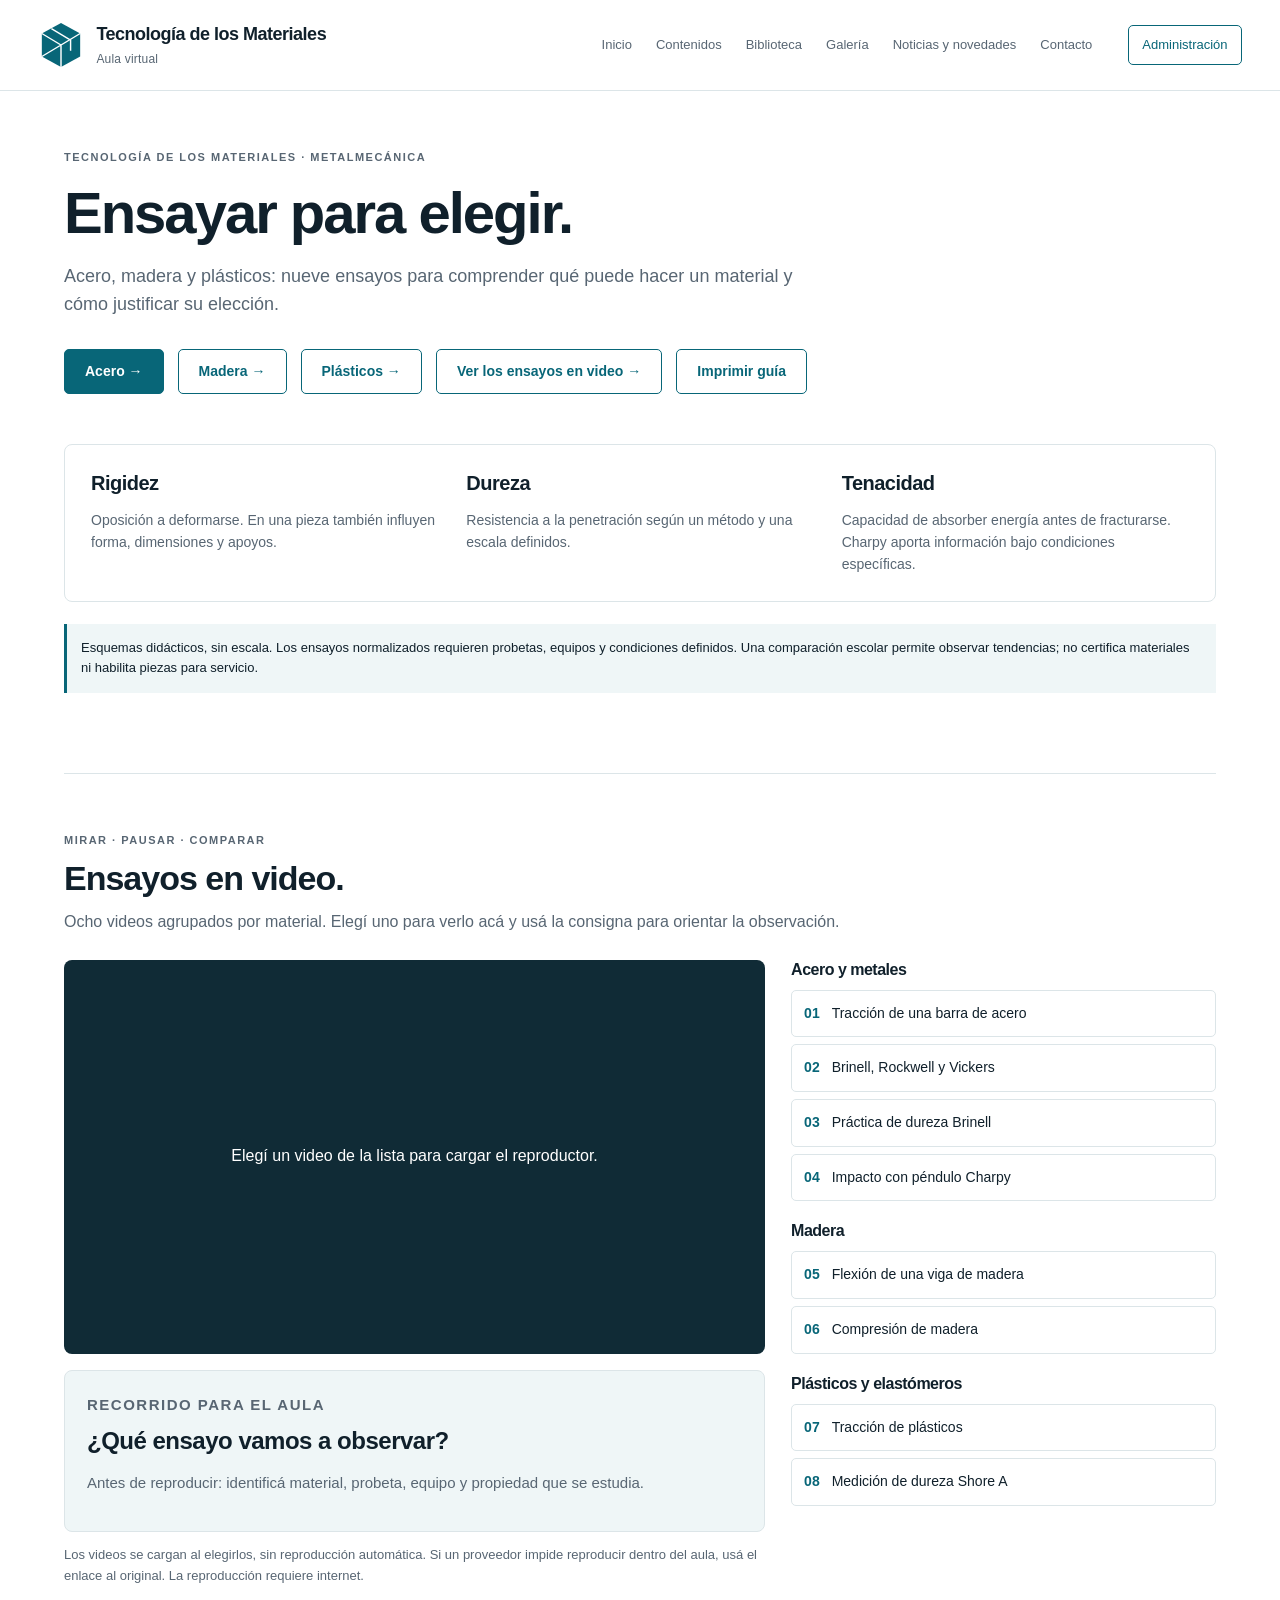
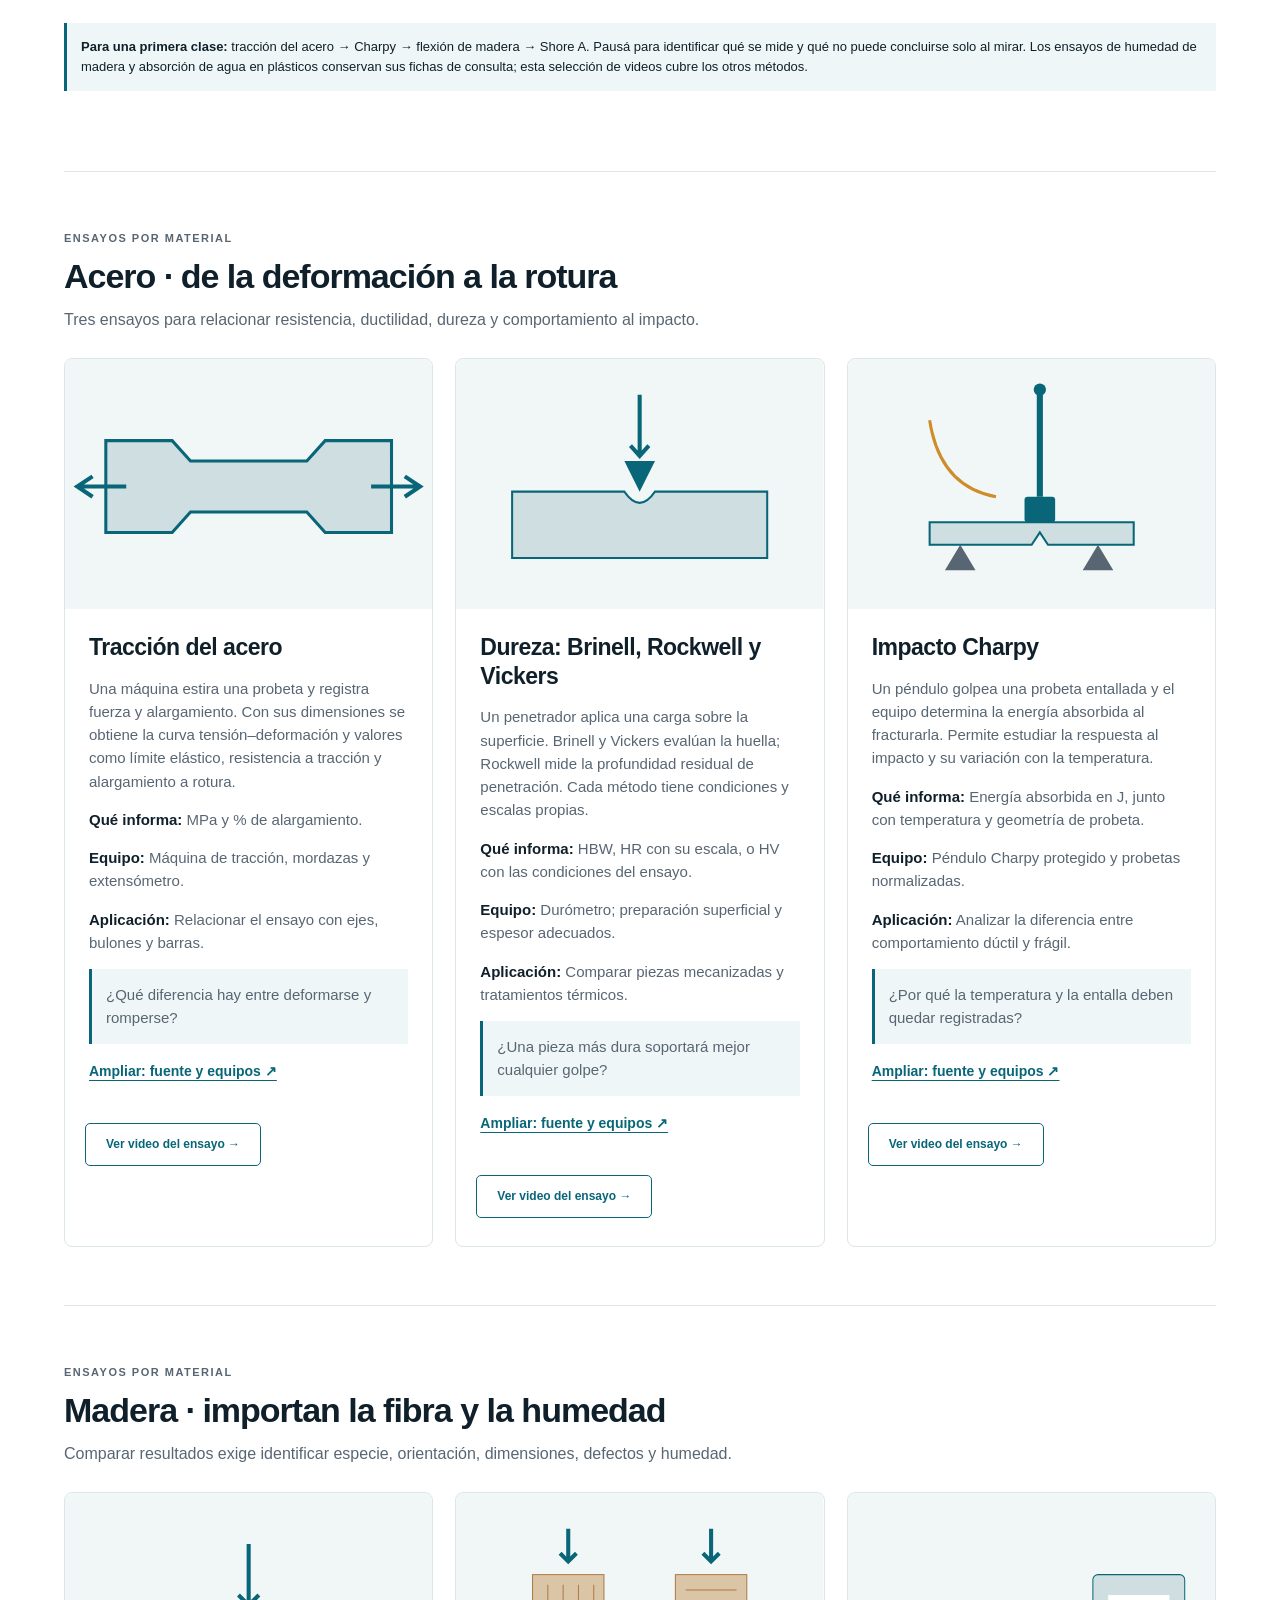
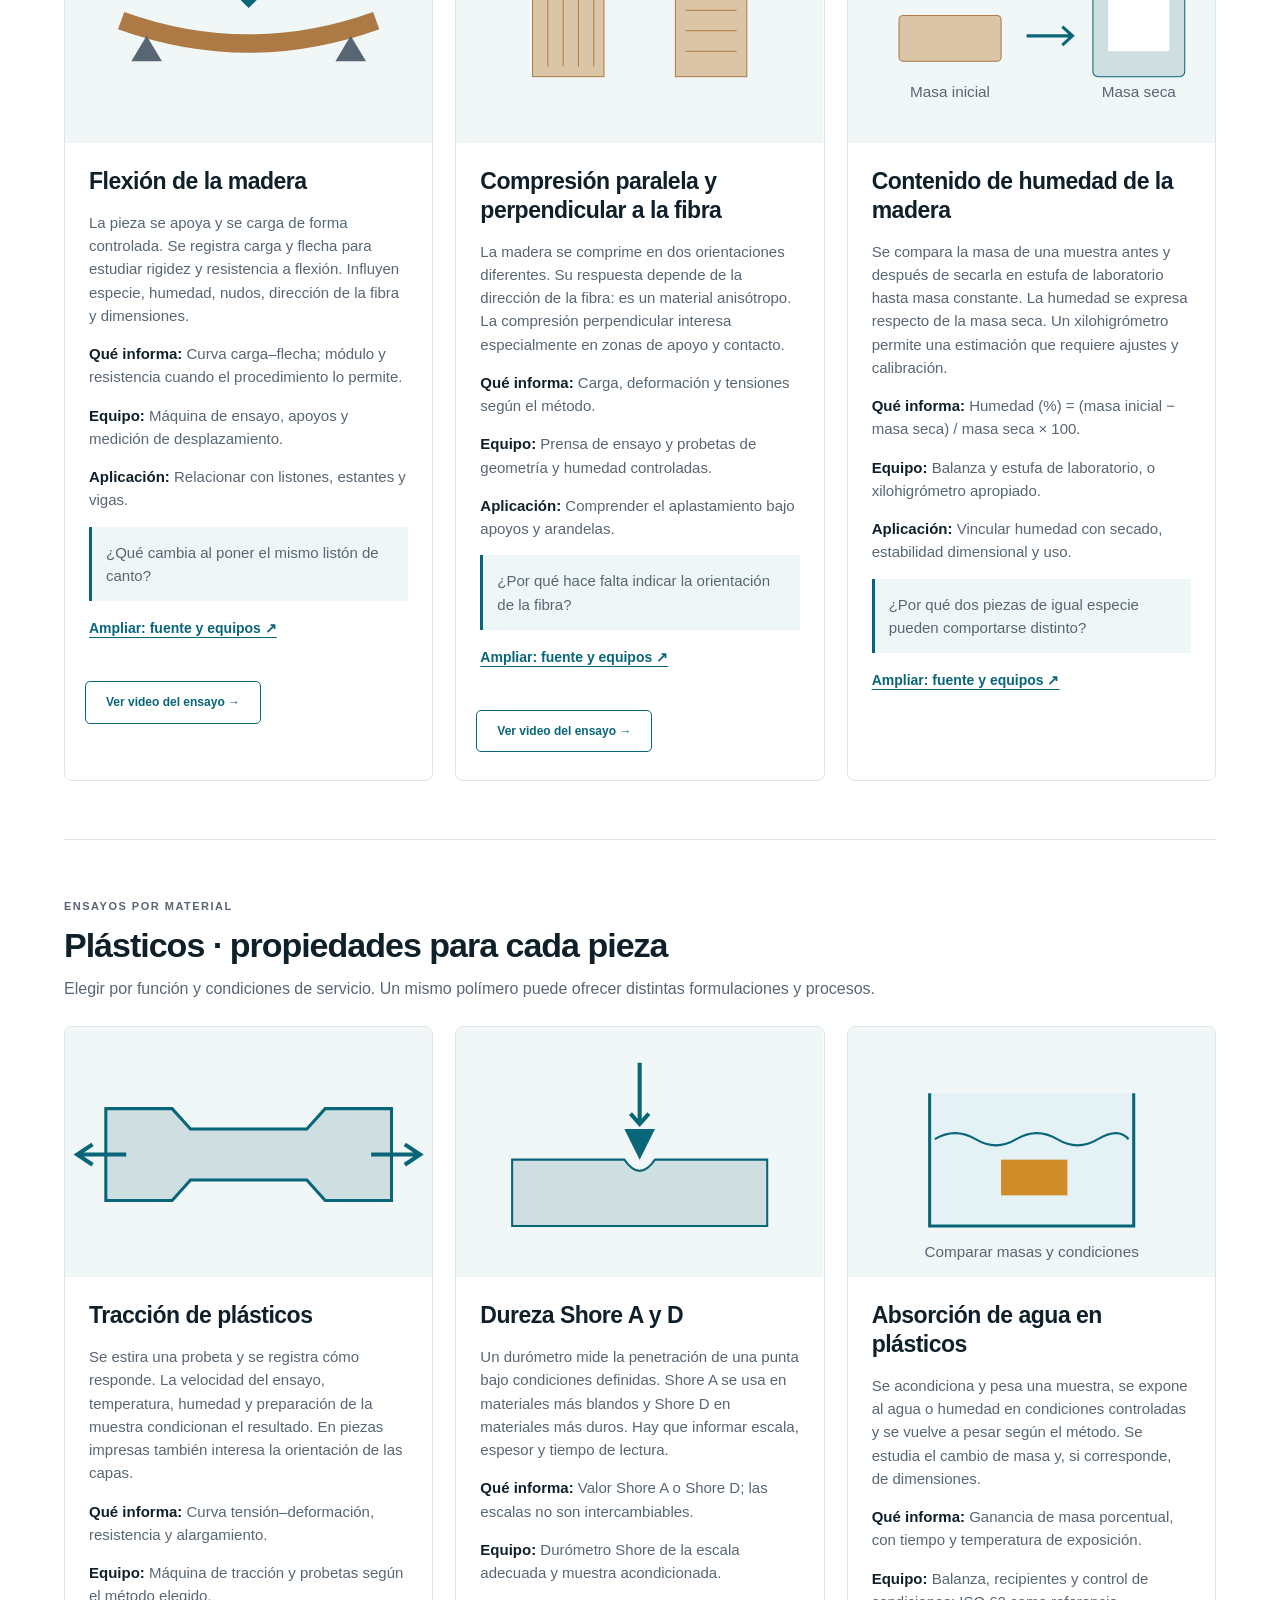
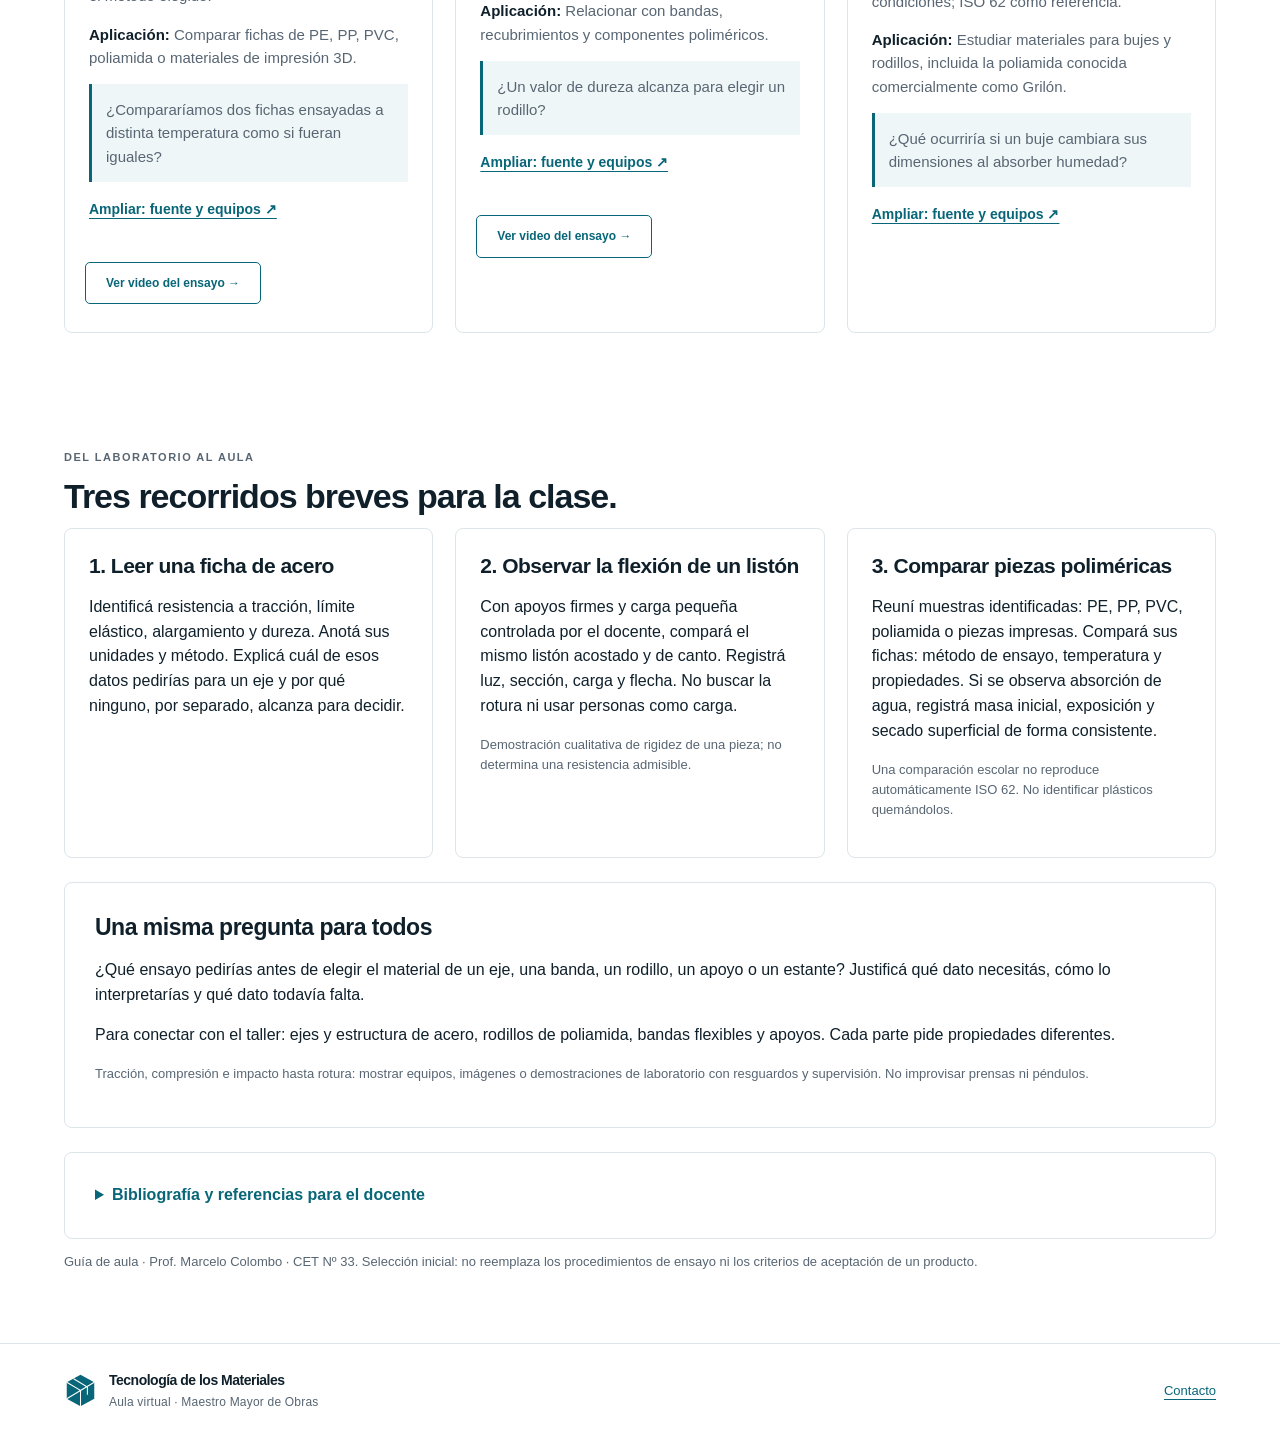
<file: ensayos-materiales.html>
<!doctype html><html lang="es-AR"><head><meta charset="utf-8"><meta name="viewport" content="width=device-width,initial-scale=1"><meta name="theme-color" content="#086678"><meta name="description" content="Aula virtual de Tecnología de los Materiales: construcción, aceros y metales, maderas e impresión 3D. Recursos para Maestro Mayor de Obras."><title>Ensayos de acero, madera y plásticos · Tecnología de los Materiales</title><link rel="icon" href="assets/img/marca.svg" type="image/svg+xml"><link rel="stylesheet" href="assets/css/style.css"><script src="assets/js/app.js" defer></script><link rel="stylesheet" href="assets/css/ensayos.css"><style>.lab-video-section{border-top:1px solid var(--line);scroll-margin-top:20px}.video-layout{display:grid;grid-template-columns:minmax(0,1.65fr) minmax(260px,1fr);gap:26px;margin-bottom:24px}.video-frame{aspect-ratio:16/9;background:#102b36;border-radius:8px;overflow:hidden;display:grid;place-items:center;color:white;text-align:center}.video-frame p{padding:25px}.video-frame iframe{width:100%;height:100%;border:0;display:block}.video-info{padding:22px;background:var(--wash);border:1px solid var(--line);margin-top:16px;border-radius:8px}.video-info h3{font-size:24px}.video-info p{font-size:15px;color:var(--muted)}.video-info a{font-size:14px;font-weight:bold}.video-group h3{font-size:16px;margin:0 0 10px}.video-group+.video-group{margin-top:20px}.video-choice{width:100%;display:flex;gap:12px;align-items:start;text-align:left;border:1px solid var(--line);border-radius:5px;padding:12px;background:white;color:var(--ink);margin-bottom:7px;font-size:14px}.video-choice>span:first-child{color:var(--teal);font-weight:bold}.video-choice[aria-pressed=true]{background:var(--wash);border-color:var(--teal);box-shadow:inset 3px 0 var(--teal)}.lab-card .button{font-size:12px;margin:0 20px 12px}.video-choice:hover{border-color:var(--teal)}@media(max-width:800px){.video-layout{grid-template-columns:1fr}.video-list{display:grid;grid-template-columns:1fr 1fr;gap:15px}.video-group+.video-group{margin-top:0}}@media(max-width:520px){.video-list{grid-template-columns:1fr}}@media print{.lab-video-section{display:none}.lab-card .button{display:none}}</style></head><body><a class="skip" href="#principal">Saltar al contenido</a><header class="site-header"><div class="header-inner"><a class="brand" href="index.html"><svg viewBox="0 0 48 48" aria-hidden="true"><path fill="#086678" d="M24 1 44 12v24L24 47 4 36V12Z"/><path fill="none" stroke="white" stroke-width="1.5" d="m4 12 20 12 20-12M24 24v23M4 36l40-24M14 7l20 12v11"/></svg><span>Tecnología de los Materiales<small>Aula virtual</small></span></a><button class="menu-toggle" aria-expanded="false" aria-controls="navigation" aria-label="Abrir menú">☰</button><nav id="navigation" aria-label="Navegación principal"><a href="index.html">Inicio</a><a href="contenidos.html">Contenidos</a><a href="biblioteca.html">Biblioteca</a><a href="galeria.html">Galería</a><a href="noticias.html">Noticias y novedades</a><a href="contacto.html">Contacto</a><a class="admin-link" href="administracion.html">Administración</a></nav></div></header><main id="principal"><section class="page-heading wrap"><p class="eyebrow">TECNOLOGÍA DE LOS MATERIALES · METALMECÁNICA</p><h1>Ensayar para elegir.</h1><p class="lead">Acero, madera y plásticos: nueve ensayos para comprender qué puede hacer un material y cómo justificar su elección.</p><div class="actions"><a class="button" href="#acero">Acero →</a><a class="button secondary" href="#madera">Madera →</a><a class="button secondary" href="#plasticos">Plásticos →</a><a class="button secondary" href="#videos">Ver los ensayos en video →</a><button class="button secondary" onclick="window.print()">Imprimir guía</button></div></section><section class="wrap section compact"><div class="lab-concepts"><div><h3>Rigidez</h3><p>Oposición a deformarse. En una pieza también influyen forma, dimensiones y apoyos.</p></div><div><h3>Dureza</h3><p>Resistencia a la penetración según un método y una escala definidos.</p></div><div><h3>Tenacidad</h3><p>Capacidad de absorber energía antes de fracturarse. Charpy aporta información bajo condiciones específicas.</p></div></div><p class="notice">Esquemas didácticos, sin escala. Los ensayos normalizados requieren probetas, equipos y condiciones definidos. Una comparación escolar permite observar tendencias; no certifica materiales ni habilita piezas para servicio.</p></section><section class="wrap section lab-video-section" id="videos"><p class="eyebrow">MIRAR · PAUSAR · COMPARAR</p><h2>Ensayos en video.</h2><p class="section-intro">Ocho videos agrupados por material. Elegí uno para verlo acá y usá la consigna para orientar la observación.</p><div class="video-layout"><div class="video-screen"><div id="video-frame" class="video-frame"><p>Elegí un video de la lista para cargar el reproductor.</p></div><div class="video-info" aria-live="polite"><p class="eyebrow" id="video-group-label">RECORRIDO PARA EL AULA</p><h3 id="video-title">¿Qué ensayo vamos a observar?</h3><p id="video-author"></p><p id="video-focus">Antes de reproducir: identificá material, probeta, equipo y propiedad que se estudia.</p><a id="video-source" hidden target="_blank" rel="noopener noreferrer">Abrir en el sitio de origen ↗</a></div><p class="muted">Los videos se cargan al elegirlos, sin reproducción automática. Si un proveedor impide reproducir dentro del aula, usá el enlace al original. La reproducción requiere internet.</p></div><div class="video-list" role="group" aria-label="Elegir ensayo en video"><div class="video-group"><h3>Acero y metales</h3><button class="video-choice" type="button" data-video="traccion-acero" aria-pressed="false"><span>01</span><span>Tracción de una barra de acero</span></button><button class="video-choice" type="button" data-video="dureza-acero" aria-pressed="false"><span>02</span><span>Brinell, Rockwell y Vickers</span></button><button class="video-choice" type="button" data-video="brinell-practica" aria-pressed="false"><span>03</span><span>Práctica de dureza Brinell</span></button><button class="video-choice" type="button" data-video="charpy" aria-pressed="false"><span>04</span><span>Impacto con péndulo Charpy</span></button></div><div class="video-group"><h3>Madera</h3><button class="video-choice" type="button" data-video="flexion-madera" aria-pressed="false"><span>05</span><span>Flexión de una viga de madera</span></button><button class="video-choice" type="button" data-video="compresion-madera" aria-pressed="false"><span>06</span><span>Compresión de madera</span></button></div><div class="video-group"><h3>Plásticos y elastómeros</h3><button class="video-choice" type="button" data-video="traccion-plasticos" aria-pressed="false"><span>07</span><span>Tracción de plásticos</span></button><button class="video-choice" type="button" data-video="shore" aria-pressed="false"><span>08</span><span>Medición de dureza Shore A</span></button></div></div></div><div class="notice"><strong>Para una primera clase:</strong> tracción del acero → Charpy → flexión de madera → Shore A. Pausá para identificar qué se mide y qué no puede concluirse solo al mirar. Los ensayos de humedad de madera y absorción de agua en plásticos conservan sus fichas de consulta; esta selección de videos cubre los otros métodos.</div><noscript><p>Activá JavaScript para elegir videos. Originales:</p><ul><li><a href="https://www.youtube.com/watch?v=wgU8kuPq2_E">Tracción de una barra de acero</a></li><li><a href="https://www.youtube.com/watch?v=66pznO3EjRU">Brinell, Rockwell y Vickers</a></li><li><a href="https://mediateca.educa.madrid.org/video/8giz5tir2pqlj7gw">Práctica de dureza Brinell</a></li><li><a href="https://www.youtube.com/watch?v=iwnXWQ8SJRU">Impacto con péndulo Charpy</a></li><li><a href="https://www.youtube.com/watch?v=RJxFKm6Quuc">Flexión de una viga de madera</a></li><li><a href="https://www.youtube.com/watch?v=0WHsCERx9q4">Compresión de madera</a></li><li><a href="https://www.youtube.com/watch?v=VLBaYm3JumU">Tracción de plásticos</a></li><li><a href="https://www.youtube.com/watch?v=vybyzBHQg7E">Medición de dureza Shore A</a></li></ul></noscript></section><section class="wrap section lab-group" id="acero"><p class="eyebrow">ENSAYOS POR MATERIAL</p><h2>Acero · de la deformación a la rotura</h2><p class="section-intro">Tres ensayos para relacionar resistencia, ductilidad, dureza y comportamiento al impacto.</p><div class="lab-grid"><article class="lab-card" id="traccion-acero"><svg viewBox="0 0 360 245" role="img" aria-label="Esquema de Tracción del acero" xmlns="http://www.w3.org/2000/svg"><rect width="360" height="245" fill="#f1f6f7"/><g font-family="Arial" fill="#586673"><path d="M40 80h65l18 20h114l18-20h65v90h-65l-18-20H123l-18 20H40Z" fill="#cfdee1" stroke="#086678" stroke-width="3"/><path d="M60 125H12m15-10-15 10 15 10m273-10h48m-15-10 15 10-15 10" stroke="#086678" stroke-width="4" fill="none"/></g></svg><div class="lab-copy"><h3>Tracción del acero</h3><p>Una máquina estira una probeta y registra fuerza y alargamiento. Con sus dimensiones se obtiene la curva tensión–deformación y valores como límite elástico, resistencia a tracción y alargamiento a rotura.</p><p><strong>Qué informa:</strong> MPa y % de alargamiento.</p><p><strong>Equipo:</strong> Máquina de tracción, mordazas y extensómetro.</p><p><strong>Aplicación:</strong> Relacionar el ensayo con ejes, bulones y barras.</p><p class="lab-question">¿Qué diferencia hay entre deformarse y romperse?</p><a href="https://www.zwickroell.com/es/sectores/metales/" target="_blank" rel="noopener noreferrer">Ampliar: fuente y equipos ↗</a></div><p><a class="button secondary" href="#videos" data-video="traccion-acero">Ver video del ensayo →</a></p></article><article class="lab-card" id="dureza-acero"><svg viewBox="0 0 360 245" role="img" aria-label="Esquema de Dureza: Brinell, Rockwell y Vickers" xmlns="http://www.w3.org/2000/svg"><rect width="360" height="245" fill="#f1f6f7"/><g font-family="Arial" fill="#586673"><path d="M180 35v60m-9-10 9 10 9-10" fill="none" stroke="#086678" stroke-width="4"/><path d="m165 100 15 30 15-30Z" fill="#086678"/><path d="M55 130h110q15 22 30 0h110v65H55Z" fill="#cfdee1" stroke="#086678" stroke-width="2"/></g></svg><div class="lab-copy"><h3>Dureza: Brinell, Rockwell y Vickers</h3><p>Un penetrador aplica una carga sobre la superficie. Brinell y Vickers evalúan la huella; Rockwell mide la profundidad residual de penetración. Cada método tiene condiciones y escalas propias.</p><p><strong>Qué informa:</strong> HBW, HR con su escala, o HV con las condiciones del ensayo.</p><p><strong>Equipo:</strong> Durómetro; preparación superficial y espesor adecuados.</p><p><strong>Aplicación:</strong> Comparar piezas mecanizadas y tratamientos térmicos.</p><p class="lab-question">¿Una pieza más dura soportará mejor cualquier golpe?</p><a href="https://www.zwickroell.com/es/productos/equipos-de-ensayos-de-dureza/equipos-de-ensayos-de-dureza-universales/" target="_blank" rel="noopener noreferrer">Ampliar: fuente y equipos ↗</a></div><p><a class="button secondary" href="#videos" data-video="dureza-acero">Ver video del ensayo →</a></p></article><article class="lab-card" id="charpy"><svg viewBox="0 0 360 245" role="img" aria-label="Esquema de Impacto Charpy" xmlns="http://www.w3.org/2000/svg"><rect width="360" height="245" fill="#f1f6f7"/><g font-family="Arial" fill="#586673"><path d="M188 30v105" fill="none" stroke="#086678" stroke-width="6"/><circle cx="188" cy="30" r="6" fill="#086678"/><rect x="173" y="135" width="30" height="25" rx="3" fill="#086678"/><path d="M80 160h200v22h-84l-8-12-8 12H80Z" fill="#cfdee1" stroke="#086678" stroke-width="2"/><path d="m110 182-15 25h30Zm135 0-15 25h30Z" fill="#586673"/><path d="M80 60q10 65 65 75" fill="none" stroke="#cf8c29" stroke-width="3"/></g></svg><div class="lab-copy"><h3>Impacto Charpy</h3><p>Un péndulo golpea una probeta entallada y el equipo determina la energía absorbida al fracturarla. Permite estudiar la respuesta al impacto y su variación con la temperatura.</p><p><strong>Qué informa:</strong> Energía absorbida en J, junto con temperatura y geometría de probeta.</p><p><strong>Equipo:</strong> Péndulo Charpy protegido y probetas normalizadas.</p><p><strong>Aplicación:</strong> Analizar la diferencia entre comportamiento dúctil y frágil.</p><p class="lab-question">¿Por qué la temperatura y la entalla deben quedar registradas?</p><a href="https://www.zwickroell.com/es/productos/productos-para-ensayos-de-impacto/pendulos-de-impacto-para-ensayos-en-metales/" target="_blank" rel="noopener noreferrer">Ampliar: fuente y equipos ↗</a></div><p><a class="button secondary" href="#videos" data-video="charpy">Ver video del ensayo →</a></p></article></div></section><section class="wrap section lab-group" id="madera"><p class="eyebrow">ENSAYOS POR MATERIAL</p><h2>Madera · importan la fibra y la humedad</h2><p class="section-intro">Comparar resultados exige identificar especie, orientación, dimensiones, defectos y humedad.</p><div class="lab-grid"><article class="lab-card" id="flexion-madera"><svg viewBox="0 0 360 245" role="img" aria-label="Esquema de Flexión de la madera" xmlns="http://www.w3.org/2000/svg"><rect width="360" height="245" fill="#f1f6f7"/><g font-family="Arial" fill="#586673"><path d="M55 125q125 45 250 0" stroke="#ad7a45" stroke-width="18" fill="none"/><path d="m80 140-15 25h30Zm200 0-15 25h30Z" fill="#586673"/><path d="M180 50v60m-10-10 10 10 10-10" fill="none" stroke="#086678" stroke-width="4"/></g></svg><div class="lab-copy"><h3>Flexión de la madera</h3><p>La pieza se apoya y se carga de forma controlada. Se registra carga y flecha para estudiar rigidez y resistencia a flexión. Influyen especie, humedad, nudos, dirección de la fibra y dimensiones.</p><p><strong>Qué informa:</strong> Curva carga–flecha; módulo y resistencia cuando el procedimiento lo permite.</p><p><strong>Equipo:</strong> Máquina de ensayo, apoyos y medición de desplazamiento.</p><p><strong>Aplicación:</strong> Relacionar con listones, estantes y vigas.</p><p class="lab-question">¿Qué cambia al poner el mismo listón de canto?</p><a href="https://www.zwickroell.com/es/sectores/materiales-para-la-construccion/ensayo-en-madera/" target="_blank" rel="noopener noreferrer">Ampliar: fuente y equipos ↗</a></div><p><a class="button secondary" href="#videos" data-video="flexion-madera">Ver video del ensayo →</a></p></article><article class="lab-card" id="compresion-madera"><svg viewBox="0 0 360 245" role="img" aria-label="Esquema de Compresión paralela y perpendicular a la fibra" xmlns="http://www.w3.org/2000/svg"><rect width="360" height="245" fill="#f1f6f7"/><g font-family="Arial" fill="#586673"><rect x="75" y="80" width="70" height="100" fill="#dbc5a7" stroke="#ad7a45"/><path d="M90 90v80m15-80v80m15-80v80m15-80v80" stroke="#ad7a45"/><rect x="215" y="80" width="70" height="100" fill="#dbc5a7" stroke="#ad7a45"/><path d="M225 95h50m-50 20h50m-50 20h50m-50 20h50" stroke="#ad7a45"/><path d="M110 35v32m-8-8 8 8 8-8m132-24v32m-8-8 8 8 8-8" fill="none" stroke="#086678" stroke-width="4"/></g></svg><div class="lab-copy"><h3>Compresión paralela y perpendicular a la fibra</h3><p>La madera se comprime en dos orientaciones diferentes. Su respuesta depende de la dirección de la fibra: es un material anisótropo. La compresión perpendicular interesa especialmente en zonas de apoyo y contacto.</p><p><strong>Qué informa:</strong> Carga, deformación y tensiones según el método.</p><p><strong>Equipo:</strong> Prensa de ensayo y probetas de geometría y humedad controladas.</p><p><strong>Aplicación:</strong> Comprender el aplastamiento bajo apoyos y arandelas.</p><p class="lab-question">¿Por qué hace falta indicar la orientación de la fibra?</p><a href="https://research.fs.usda.gov/treesearch/62244" target="_blank" rel="noopener noreferrer">Ampliar: fuente y equipos ↗</a></div><p><a class="button secondary" href="#videos" data-video="compresion-madera">Ver video del ensayo →</a></p></article><article class="lab-card" id="humedad-madera"><svg viewBox="0 0 360 245" role="img" aria-label="Esquema de Contenido de humedad de la madera" xmlns="http://www.w3.org/2000/svg"><rect width="360" height="245" fill="#f1f6f7"/><g font-family="Arial" fill="#586673"><rect x="50" y="120" width="100" height="45" rx="4" fill="#dbc5a7" stroke="#ad7a45"/><path d="M175 140h45m-10-9 10 9-10 9" fill="none" stroke="#086678" stroke-width="3"/><rect x="240" y="80" width="90" height="100" rx="5" fill="#cfdee1" stroke="#086678"/><rect x="255" y="100" width="60" height="55" fill="white"/><text x="100" y="200" text-anchor="middle" font-size="15">Masa inicial</text><text x="285" y="200" text-anchor="middle" font-size="15">Masa seca</text></g></svg><div class="lab-copy"><h3>Contenido de humedad de la madera</h3><p>Se compara la masa de una muestra antes y después de secarla en estufa de laboratorio hasta masa constante. La humedad se expresa respecto de la masa seca. Un xilohigrómetro permite una estimación que requiere ajustes y calibración.</p><p><strong>Qué informa:</strong> Humedad (%) = (masa inicial − masa seca) / masa seca × 100.</p><p><strong>Equipo:</strong> Balanza y estufa de laboratorio, o xilohigrómetro apropiado.</p><p><strong>Aplicación:</strong> Vincular humedad con secado, estabilidad dimensional y uso.</p><p class="lab-question">¿Por qué dos piezas de igual especie pueden comportarse distinto?</p><a href="https://digital.cic.gba.gob.ar/items/f2d2d6cc-c8da-4b70-b5ea-ea7bfcb91d5c" target="_blank" rel="noopener noreferrer">Ampliar: fuente y equipos ↗</a></div></article></div></section><section class="wrap section lab-group" id="plasticos"><p class="eyebrow">ENSAYOS POR MATERIAL</p><h2>Plásticos · propiedades para cada pieza</h2><p class="section-intro">Elegir por función y condiciones de servicio. Un mismo polímero puede ofrecer distintas formulaciones y procesos.</p><div class="lab-grid"><article class="lab-card" id="traccion-plasticos"><svg viewBox="0 0 360 245" role="img" aria-label="Esquema de Tracción de plásticos" xmlns="http://www.w3.org/2000/svg"><rect width="360" height="245" fill="#f1f6f7"/><g font-family="Arial" fill="#586673"><path d="M40 80h65l18 20h114l18-20h65v90h-65l-18-20H123l-18 20H40Z" fill="#cfdee1" stroke="#086678" stroke-width="3"/><path d="M60 125H12m15-10-15 10 15 10m273-10h48m-15-10 15 10-15 10" stroke="#086678" stroke-width="4" fill="none"/></g></svg><div class="lab-copy"><h3>Tracción de plásticos</h3><p>Se estira una probeta y se registra cómo responde. La velocidad del ensayo, temperatura, humedad y preparación de la muestra condicionan el resultado. En piezas impresas también interesa la orientación de las capas.</p><p><strong>Qué informa:</strong> Curva tensión–deformación, resistencia y alargamiento.</p><p><strong>Equipo:</strong> Máquina de tracción y probetas según el método elegido.</p><p><strong>Aplicación:</strong> Comparar fichas de PE, PP, PVC, poliamida o materiales de impresión 3D.</p><p class="lab-question">¿Compararíamos dos fichas ensayadas a distinta temperatura como si fueran iguales?</p><a href="https://www.zwickroell.com/es/sectores/plasticos/termoplasticos-y-materiales-termoendurecibles/" target="_blank" rel="noopener noreferrer">Ampliar: fuente y equipos ↗</a></div><p><a class="button secondary" href="#videos" data-video="traccion-plasticos">Ver video del ensayo →</a></p></article><article class="lab-card" id="shore"><svg viewBox="0 0 360 245" role="img" aria-label="Esquema de Dureza Shore A y D" xmlns="http://www.w3.org/2000/svg"><rect width="360" height="245" fill="#f1f6f7"/><g font-family="Arial" fill="#586673"><path d="M180 35v60m-9-10 9 10 9-10" fill="none" stroke="#086678" stroke-width="4"/><path d="m165 100 15 30 15-30Z" fill="#086678"/><path d="M55 130h110q15 22 30 0h110v65H55Z" fill="#cfdee1" stroke="#086678" stroke-width="2"/></g></svg><div class="lab-copy"><h3>Dureza Shore A y D</h3><p>Un durómetro mide la penetración de una punta bajo condiciones definidas. Shore A se usa en materiales más blandos y Shore D en materiales más duros. Hay que informar escala, espesor y tiempo de lectura.</p><p><strong>Qué informa:</strong> Valor Shore A o Shore D; las escalas no son intercambiables.</p><p><strong>Equipo:</strong> Durómetro Shore de la escala adecuada y muestra acondicionada.</p><p><strong>Aplicación:</strong> Relacionar con bandas, recubrimientos y componentes poliméricos.</p><p class="lab-question">¿Un valor de dureza alcanza para elegir un rodillo?</p><a href="https://www.zwickroell.com/es/sectores/plasticos/termoplasticos-y-materiales-termoendurecibles/ensayos-de-dureza/ensayos-de-dureza-shore/" target="_blank" rel="noopener noreferrer">Ampliar: fuente y equipos ↗</a></div><p><a class="button secondary" href="#videos" data-video="shore">Ver video del ensayo →</a></p></article><article class="lab-card" id="absorcion"><svg viewBox="0 0 360 245" role="img" aria-label="Esquema de Absorción de agua en plásticos" xmlns="http://www.w3.org/2000/svg"><rect width="360" height="245" fill="#f1f6f7"/><g font-family="Arial" fill="#586673"><path d="M80 65v130h200V65" stroke="#086678" stroke-width="3" fill="#e4f2f5"/><path d="M85 110q20-12 40 0t40 0 40 0 40 0 30 0" fill="none" stroke="#086678" stroke-width="2"/><rect x="150" y="130" width="65" height="35" fill="#cf8c29"/><text x="180" y="225" text-anchor="middle" font-size="15">Comparar masas y condiciones</text></g></svg><div class="lab-copy"><h3>Absorción de agua en plásticos</h3><p>Se acondiciona y pesa una muestra, se expone al agua o humedad en condiciones controladas y se vuelve a pesar según el método. Se estudia el cambio de masa y, si corresponde, de dimensiones.</p><p><strong>Qué informa:</strong> Ganancia de masa porcentual, con tiempo y temperatura de exposición.</p><p><strong>Equipo:</strong> Balanza, recipientes y control de condiciones; ISO 62 como referencia.</p><p><strong>Aplicación:</strong> Estudiar materiales para bujes y rodillos, incluida la poliamida conocida comercialmente como Grilón.</p><p class="lab-question">¿Qué ocurriría si un buje cambiara sus dimensiones al absorber humedad?</p><a href="https://www.iso.org/standard/41672.html" target="_blank" rel="noopener noreferrer">Ampliar: fuente y equipos ↗</a></div></article></div></section><section class="wrap section"><p class="eyebrow">DEL LABORATORIO AL AULA</p><h2>Tres recorridos breves para la clase.</h2><div class="lab-grid"><article class="panel"><h3>1. Leer una ficha de acero</h3><p>Identificá resistencia a tracción, límite elástico, alargamiento y dureza. Anotá sus unidades y método. Explicá cuál de esos datos pedirías para un eje y por qué ninguno, por separado, alcanza para decidir.</p></article><article class="panel"><h3>2. Observar la flexión de un listón</h3><p>Con apoyos firmes y carga pequeña controlada por el docente, compará el mismo listón acostado y de canto. Registrá luz, sección, carga y flecha. No buscar la rotura ni usar personas como carga.</p><p class="muted">Demostración cualitativa de rigidez de una pieza; no determina una resistencia admisible.</p></article><article class="panel"><h3>3. Comparar piezas poliméricas</h3><p>Reuní muestras identificadas: PE, PP, PVC, poliamida o piezas impresas. Compará sus fichas: método de ensayo, temperatura y propiedades. Si se observa absorción de agua, registrá masa inicial, exposición y secado superficial de forma consistente.</p><p class="muted">Una comparación escolar no reproduce automáticamente ISO 62. No identificar plásticos quemándolos.</p></article></div><div class="panel lab-closing"><h3>Una misma pregunta para todos</h3><p>¿Qué ensayo pedirías antes de elegir el material de un eje, una banda, un rodillo, un apoyo o un estante? Justificá qué dato necesitás, cómo lo interpretarías y qué dato todavía falta.</p><p>Para conectar con el taller: ejes y estructura de acero, rodillos de poliamida, bandas flexibles y apoyos. Cada parte pide propiedades diferentes.</p><p class="muted">Tracción, compresión e impacto hasta rotura: mostrar equipos, imágenes o demostraciones de laboratorio con resguardos y supervisión. No improvisar prensas ni péndulos.</p></div><details class="panel lab-closing"><summary>Bibliografía y referencias para el docente</summary><ul><li><a href="https://vinculacion.frbb.utn.edu.ar/oferta-tecnologica/" target="_blank" rel="noopener">UTN Bahía Blanca · Ensayos mecánicos y metalográficos ↗</a></li><li><a href="https://www.inti.gob.ar/areas/serviciosindustriales/servicios-sectoriales/madera-y-muebles/publicaciones" target="_blank" rel="noopener">INTI · Publicaciones de madera y muebles ↗</a></li><li><a href="https://research.fs.usda.gov/fpl/wood-handbook" target="_blank" rel="noopener">USDA · Wood Handbook (inglés; capítulos de humedad y propiedades mecánicas) ↗</a></li></ul><p>Los enlaces de cada ficha llevan a instituciones, normas o fabricantes de equipos. Las fichas comerciales permiten observar el instrumental y su funcionamiento. Las normas completas pueden requerir compra.</p></details><p class="muted">Guía de aula · Prof. Marcelo Colombo · CET Nº 33. Selección inicial: no reemplaza los procedimientos de ensayo ni los criterios de aceptación de un producto.</p></section></main><footer><div class="wrap footer-inner"><a class="brand footer-brand" href="index.html"><svg viewBox="0 0 48 48" aria-hidden="true"><path fill="#086678" d="M24 1 44 12v24L24 47 4 36V12Z"/><path fill="none" stroke="white" stroke-width="1.5" d="m4 12 20 12 20-12M24 24v23M4 36l40-24M14 7l20 12v11"/></svg><span>Tecnología de los Materiales<small>Aula virtual · Maestro Mayor de Obras</small></span></a><div><a href="contacto.html">Contacto</a><a data-instagram hidden target="_blank" rel="noopener noreferrer">Instagram ↗</a></div></div></footer><script src="assets/js/ensayos-videos.js" defer></script></body></html>
</file>
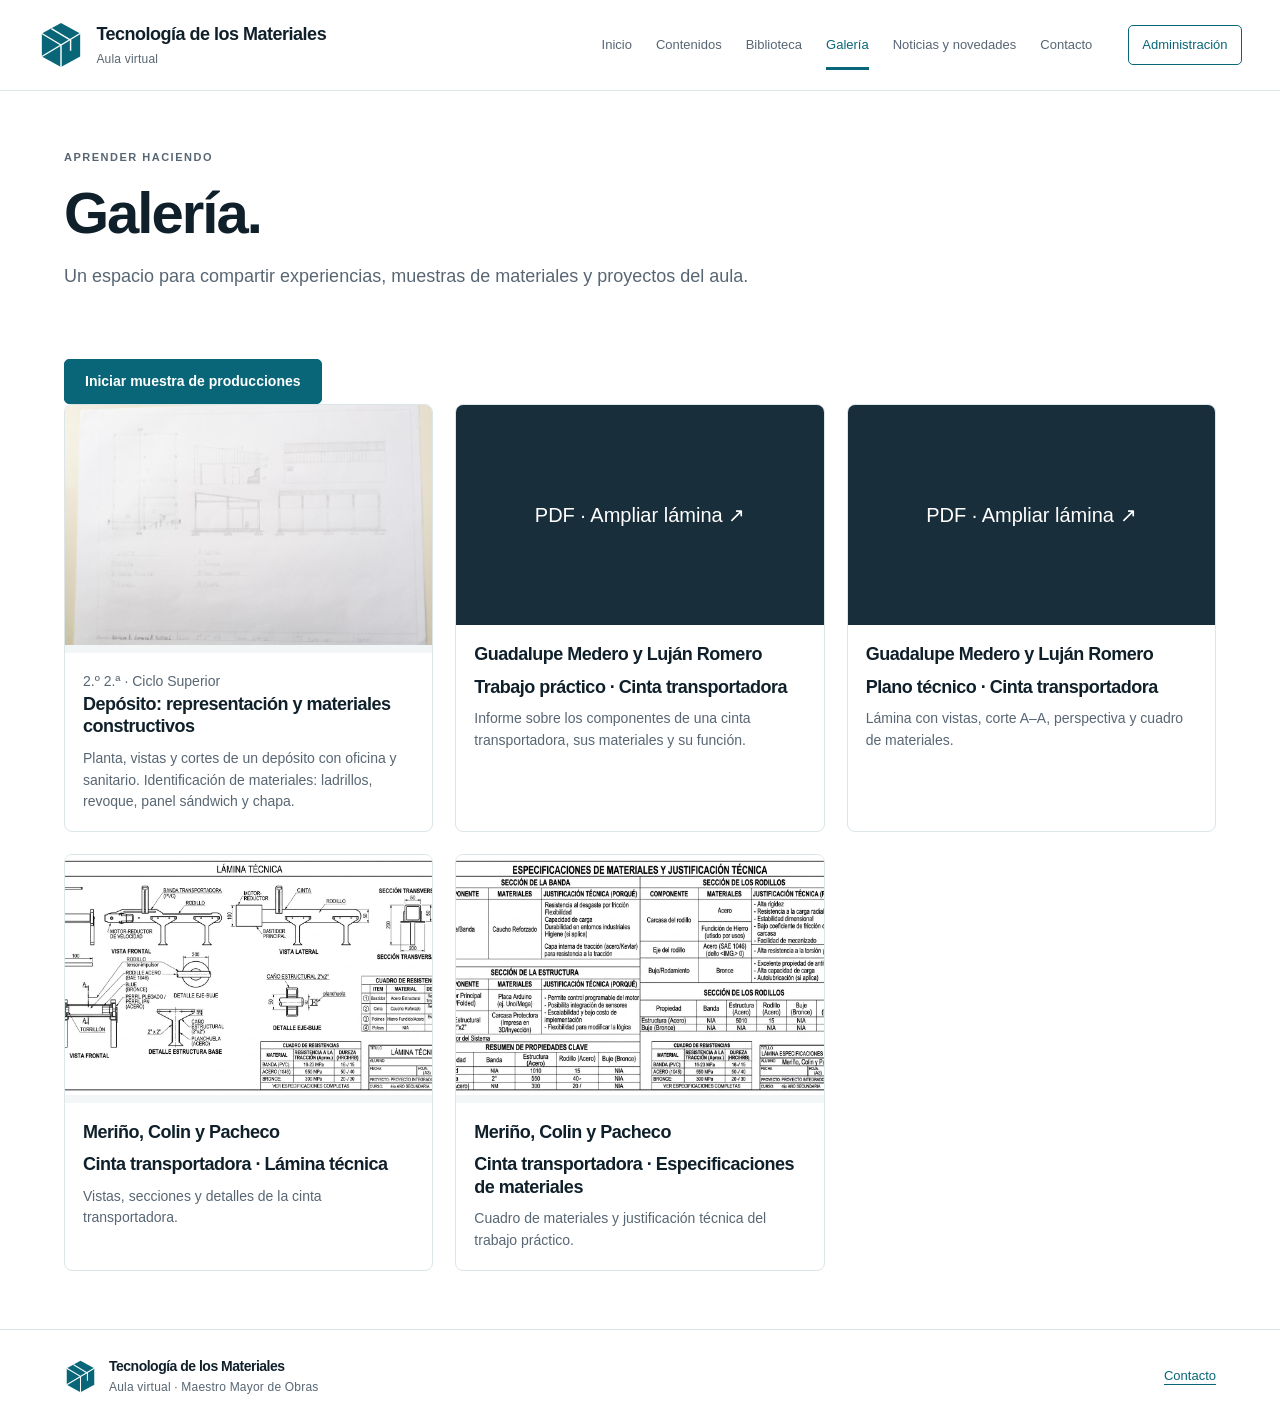
<file: galeria.html>
<!doctype html><html lang="es-AR"><head><meta charset="utf-8"><meta name="viewport" content="width=device-width,initial-scale=1"><meta name="theme-color" content="#086678"><meta name="description" content="Aula virtual de Tecnología de los Materiales: construcción, aceros y metales, maderas e impresión 3D. Recursos para Maestro Mayor de Obras."><title>Galería · Tecnología de los Materiales</title><link rel="icon" href="assets/img/marca.svg" type="image/svg+xml"><link rel="stylesheet" href="assets/css/style.css"><script src="assets/js/app.js" defer></script></head><body><a class="skip" href="#principal">Saltar al contenido</a><header class="site-header"><div class="header-inner"><a class="brand" href="index.html"><svg viewBox="0 0 48 48" aria-hidden="true"><path fill="#086678" d="M24 1 44 12v24L24 47 4 36V12Z"/><path fill="none" stroke="white" stroke-width="1.5" d="m4 12 20 12 20-12M24 24v23M4 36l40-24M14 7l20 12v11"/></svg><span>Tecnología de los Materiales<small>Aula virtual</small></span></a><button class="menu-toggle" aria-expanded="false" aria-controls="navigation" aria-label="Abrir menú">☰</button><nav id="navigation" aria-label="Navegación principal"><a href="index.html">Inicio</a><a href="contenidos.html">Contenidos</a><a href="biblioteca.html">Biblioteca</a><a href="galeria.html" aria-current="page">Galería</a><a href="noticias.html">Noticias y novedades</a><a href="contacto.html">Contacto</a><a class="admin-link" href="administracion.html">Administración</a></nav></div></header><main id="principal"><section class="page-heading wrap"><p class="eyebrow">APRENDER HACIENDO</p><h1>Galería.</h1><p class="lead">Un espacio para compartir experiencias, muestras de materiales y proyectos del aula.</p></section><section class="wrap section compact"><div id="gallery" class="gallery-grid" aria-live="polite"></div></section><dialog id="photo-dialog"><button class="close-dialog" aria-label="Cerrar imagen">×</button><img alt=""><p></p></dialog></main><footer><div class="wrap footer-inner"><a class="brand footer-brand" href="index.html"><svg viewBox="0 0 48 48" aria-hidden="true"><path fill="#086678" d="M24 1 44 12v24L24 47 4 36V12Z"/><path fill="none" stroke="white" stroke-width="1.5" d="m4 12 20 12 20-12M24 24v23M4 36l40-24M14 7l20 12v11"/></svg><span>Tecnología de los Materiales<small>Aula virtual · Maestro Mayor de Obras</small></span></a><div><a href="contacto.html">Contacto</a><a data-instagram hidden target="_blank" rel="noopener noreferrer">Instagram ↗</a></div></div></footer><script src="assets/js/visor.js" defer></script><script src="assets/js/pages.js" defer></script></body></html>
</file>
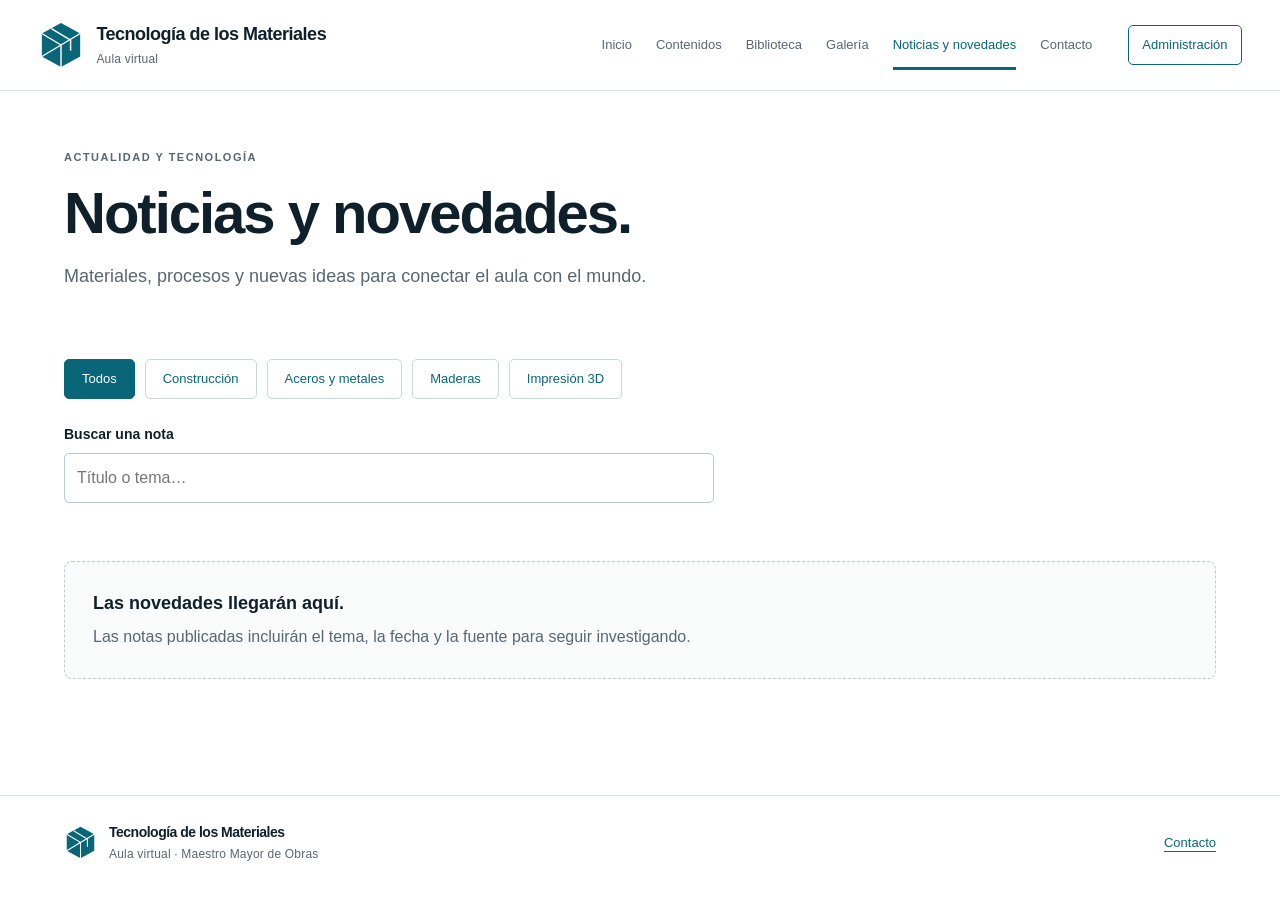
<file: noticias.html>
<!doctype html><html lang="es-AR"><head><meta charset="utf-8"><meta name="viewport" content="width=device-width,initial-scale=1"><meta name="theme-color" content="#086678"><meta name="description" content="Aula virtual de Tecnología de los Materiales: construcción, aceros y metales, maderas e impresión 3D. Recursos para Maestro Mayor de Obras."><title>Noticias y novedades · Tecnología de los Materiales</title><link rel="icon" href="assets/img/marca.svg" type="image/svg+xml"><link rel="stylesheet" href="assets/css/style.css"><script src="assets/js/app.js" defer></script></head><body><a class="skip" href="#principal">Saltar al contenido</a><header class="site-header"><div class="header-inner"><a class="brand" href="index.html"><svg viewBox="0 0 48 48" aria-hidden="true"><path fill="#086678" d="M24 1 44 12v24L24 47 4 36V12Z"/><path fill="none" stroke="white" stroke-width="1.5" d="m4 12 20 12 20-12M24 24v23M4 36l40-24M14 7l20 12v11"/></svg><span>Tecnología de los Materiales<small>Aula virtual</small></span></a><button class="menu-toggle" aria-expanded="false" aria-controls="navigation" aria-label="Abrir menú">☰</button><nav id="navigation" aria-label="Navegación principal"><a href="index.html">Inicio</a><a href="contenidos.html">Contenidos</a><a href="biblioteca.html">Biblioteca</a><a href="galeria.html">Galería</a><a href="noticias.html" aria-current="page">Noticias y novedades</a><a href="contacto.html">Contacto</a><a class="admin-link" href="administracion.html">Administración</a></nav></div></header><main id="principal"><section class="page-heading wrap"><p class="eyebrow">ACTUALIDAD Y TECNOLOGÍA</p><h1>Noticias y novedades.</h1><p class="lead">Materiales, procesos y nuevas ideas para conectar el aula con el mundo.</p></section><section class="wrap section compact"><div id="news-list"><div class="filters" role="group" aria-label="Filtrar por material"><button class="chip active" data-category="">Todos</button><button class="chip" data-category="construccion">Construcción</button><button class="chip" data-category="metales">Aceros y metales</button><button class="chip" data-category="maderas">Maderas</button><button class="chip" data-category="impresion3d">Impresión 3D</button></div><label class="search-label" for="search">Buscar una nota</label><input id="search" type="search" placeholder="Título o tema…" maxlength="150"><div id="news-grid" class="news-grid section" aria-live="polite"></div></div><article id="article" hidden></article></section></main><footer><div class="wrap footer-inner"><a class="brand footer-brand" href="index.html"><svg viewBox="0 0 48 48" aria-hidden="true"><path fill="#086678" d="M24 1 44 12v24L24 47 4 36V12Z"/><path fill="none" stroke="white" stroke-width="1.5" d="m4 12 20 12 20-12M24 24v23M4 36l40-24M14 7l20 12v11"/></svg><span>Tecnología de los Materiales<small>Aula virtual · Maestro Mayor de Obras</small></span></a><div><a href="contacto.html">Contacto</a><a data-instagram hidden target="_blank" rel="noopener noreferrer">Instagram ↗</a></div></div></footer><script src="assets/js/visor.js" defer></script><script src="assets/js/pages.js" defer></script></body></html>
</file>
<file: assets/css/style.css>
:root{--ink:#10202b;--muted:#586673;--teal:#086678;--dark:#064b59;--line:#dce5e8;--wash:#eff6f7;--radius:8px}*{box-sizing:border-box}body{margin:0;color:var(--ink);font-family:Inter,Arial,Helvetica,sans-serif;line-height:1.55;background:#fff}a{color:var(--teal);text-underline-offset:4px}button,input,select,textarea{font:inherit}button,a,input,textarea,select{-webkit-tap-highlight-color:transparent}button{cursor:pointer}button:disabled{cursor:not-allowed;opacity:.55}a:focus-visible,button:focus-visible,input:focus-visible,textarea:focus-visible,select:focus-visible{outline:3px solid #da9d40;outline-offset:4px}[hidden]{display:none!important}.wrap{width:min(1280px,90%);margin-inline:auto}.skip{position:fixed;top:-100px;left:1rem;background:#fff;padding:1rem;z-index:50}.skip:focus{top:1rem}.site-header{border-bottom:1px solid var(--line);background:#fff}.header-inner{width:min(1440px,94%);margin:auto;min-height:90px;display:flex;align-items:center;gap:30px;justify-content:space-between}.brand{display:flex;gap:12px;align-items:center;text-decoration:none;color:var(--ink);font-size:18px;font-weight:750;letter-spacing:-.5px;line-height:1.2}.brand svg{width:46px;height:46px;flex-shrink:0}.brand small{display:block;font-size:12px;color:var(--muted);font-weight:400;letter-spacing:.2px;margin-top:6px}nav{display:flex;gap:24px;align-items:center}nav a{font-size:13px;color:var(--muted);text-decoration:none;white-space:nowrap;padding:12px 0}nav a:hover,nav a[aria-current]{color:var(--teal)}nav a[aria-current]{box-shadow:0 3px var(--teal)}nav .admin-link{padding:9px 13px;border:1px solid var(--teal);border-radius:5px;color:var(--teal);margin-left:12px}.menu-toggle{display:none;border:1px solid var(--line);background:white;border-radius:5px;padding:8px 12px}.hero{position:relative;min-height:430px;overflow:hidden;background:#f3f5f3}.hero-photo{position:absolute;inset:0 0 0 34%;background:url('../img/materiales.png') center/cover}.hero:after{content:'';position:absolute;inset:0;background:linear-gradient(90deg,#fff 0%,#fff 26%,rgba(255,255,255,.96) 38%,rgba(255,255,255,.1) 72%,transparent)}.hero-inner{position:relative;z-index:1;padding-block:70px}.hero h1{font-size:clamp(34px,4vw,58px);line-height:1.08;letter-spacing:-2.2px;max-width:700px;margin:14px 0 22px}.hero p:not(.eyebrow){max-width:580px;color:var(--muted);font-size:19px}.eyebrow{font-size:11px;letter-spacing:1.5px;color:var(--muted);font-weight:700;margin:0 0 10px}.actions{display:flex;gap:14px;flex-wrap:wrap;margin-top:30px}.button{display:inline-flex;align-items:center;justify-content:center;gap:26px;background:var(--teal);border:1px solid var(--teal);padding:12px 20px;border-radius:5px;color:#fff;font-size:14px;font-weight:600;text-decoration:none;line-height:1.4}.button:hover{background:var(--dark);color:#fff}.button.secondary{background:#fff;color:var(--teal)}.button.secondary:hover{background:var(--wash)}.button.danger{background:#fff;color:#a53333;border-color:#e3baba}.material-grid{display:grid;grid-template-columns:repeat(4,1fr);gap:18px;margin-top:32px}.material-card{border:1px solid var(--line);border-radius:var(--radius);overflow:hidden;text-decoration:none;color:var(--ink);transition:transform .2s,box-shadow .2s}.material-card:hover{transform:translateY(-4px);box-shadow:0 10px 25px #10202b12}.material-photo{height:155px;background-image:url('../img/materiales.png');background-size:400% auto;background-repeat:no-repeat;background-color:#f2f3f1}.material-0{background-position:5% 60%}.material-1{background-position:38% 60%}.material-2{background-position:69% 60%}.material-3{background-position:100% 60%}.material-card strong{display:flex;justify-content:space-between;align-items:center;padding:14px 17px;font-size:15px}.material-card strong span{font-size:24px;font-weight:400}.section{padding-block:58px}.section.compact{padding-top:15px}h2{font-size:34px;line-height:1.15;letter-spacing:-1px;margin:0 0 12px}h3{line-height:1.25;margin:0 0 10px;font-size:23px;letter-spacing:-.5px}.section-intro{color:var(--muted);margin:0 0 25px}.course-grid{display:grid;grid-template-columns:1fr 1fr;gap:22px}.course-card{display:flex;gap:24px;border:1px solid var(--line);padding:18px;border-radius:var(--radius);color:var(--ink);text-decoration:none;align-items:stretch}.course-card:hover{border-color:var(--teal)}.course-card>div:last-child{padding-block:8px;flex:1}.course-card p{font-size:14px;color:var(--muted);margin:0 0 20px}.course-art{min-width:140px;display:flex;flex-direction:column;align-items:center;justify-content:center;border-radius:4px;background:linear-gradient(140deg,#d5e4e4,#9ab8bd);color:#075666;overflow:hidden;position:relative}.course-art:before{content:'';position:absolute;width:180px;height:180px;border:1px solid #ffffff80;transform:rotate(32deg)}.course-art span{font-size:80px;font-weight:800;line-height:1.1;letter-spacing:-7px}.course-art small{font-size:9px;letter-spacing:2px}.art-3{background:linear-gradient(140deg,#d4d9d8,#a3afad);color:#344a50}.mini-tags{display:flex;gap:6px;flex-wrap:wrap;margin-bottom:23px}.mini-tags span{font-size:10px;padding:5px 7px;background:var(--wash);border-radius:3px}.library-band{background:#f7f9f9;border-block:1px solid #eef2f3}.section-top{display:flex;align-items:center;justify-content:space-between;gap:25px;margin-bottom:24px}.section-top .section-intro{margin:0}.text-link{font-size:14px;font-weight:600;white-space:nowrap;text-decoration:none}.resource-list{display:grid;gap:12px}.resource{display:flex;align-items:center;gap:17px;padding:23px;border:1px solid var(--line);background:#fff;border-radius:var(--radius)}.doc-icon{background:#f9efed;color:#aa513f;padding:13px 8px;border-radius:4px;font-size:11px;font-weight:750;min-width:45px;text-align:center}.resource h3{font-size:17px;margin-bottom:5px}.resource p{margin:0;font-size:14px;color:var(--muted)}.resource .resource-main{flex:1}.resource .text-link{margin-left:auto}.meta{font-size:11px;color:var(--teal);letter-spacing:.5px;margin-bottom:8px;display:block}.news-grid{display:grid;grid-template-columns:repeat(3,1fr);gap:22px}.news-card{border:1px solid var(--line);border-radius:var(--radius);overflow:hidden;background:#fff}.news-card img{width:100%;height:180px;object-fit:cover}.news-card .news-copy{padding:22px}.news-card h3{font-size:21px}.news-card p{font-size:14px;color:var(--muted)}.empty-state{padding:28px;border:1px dashed #bbcdd1;border-radius:8px;background:#fafcfc;color:var(--muted);grid-column:1/-1}.empty-state strong{display:block;color:var(--ink);font-size:18px;margin-bottom:7px}.empty-state p{margin:0}.contact-band{background:var(--wash);border-top:1px solid var(--line)}.contact-teaser{padding-block:45px;display:grid;grid-template-columns:1.2fr 1fr;gap:70px;align-items:center}.contact-teaser p{color:var(--muted)}footer{border-top:1px solid var(--line);padding-block:28px}.footer-inner{display:flex;justify-content:space-between;align-items:center;gap:25px}.footer-brand{font-size:14px}.footer-brand svg{width:33px;height:33px}.footer-inner>div{display:flex;gap:25px;font-size:13px}.page-heading{padding-top:58px;padding-bottom:35px}.page-heading h1{font-size:clamp(38px,5vw,58px);line-height:1.1;letter-spacing:-2px;margin:15px 0}.lead{font-size:18px;color:var(--muted);max-width:760px}.filters,.course-tabs,.admin-tabs{display:flex;flex-wrap:wrap;gap:10px;margin-bottom:25px}.chip,.course-tabs button,.admin-tabs button{border:1px solid #c8d8dc;border-radius:5px;background:white;color:var(--teal);padding:9px 17px;font-size:13px}.chip.active,.course-tabs button.active,.admin-tabs button.active{background:var(--teal);color:white;border-color:var(--teal)}input,textarea,select{display:block;width:100%;border:1px solid #b8cbd0;padding:12px;border-radius:5px;color:var(--ink);background:white;margin-top:7px}textarea{resize:vertical}input[type=search]{max-width:650px}label{display:block;font-size:14px;font-weight:600;margin-bottom:19px}.search-label{margin:0}.filter-line{display:grid;grid-template-columns:1fr 2fr;gap:20px;max-width:900px}.result-count{font-size:13px;color:var(--muted);margin-block:20px}.panel{border:1px solid var(--line);border-radius:8px;padding:30px;background:#fff}.contact-layout{display:grid;grid-template-columns:1.1fr 1fr;gap:75px}.contact-aside{padding-top:30px}.contact-aside h2{font-size:30px;max-width:400px}.contact-aside p{color:var(--muted);max-width:440px}.big-icon{font-size:50px;color:var(--teal)}.muted{font-size:13px;color:var(--muted)}.honeypot{position:absolute;left:-10000px}.gallery-grid{display:grid;grid-template-columns:repeat(3,1fr);gap:22px}.gallery-card{border:1px solid var(--line);border-radius:8px;overflow:hidden;margin:0}.gallery-card button{border:0;background:#f3f6f6;display:block;width:100%;padding:0}.gallery-card img{height:240px;width:100%;object-fit:cover}.gallery-card figcaption{padding:18px}.gallery-card h3{font-size:18px}.gallery-card p{font-size:14px;color:var(--muted);margin:0}dialog{border:0;border-radius:8px;max-width:min(90vw,1100px);padding:25px}dialog::backdrop{background:#061922dd}dialog img{max-width:100%;max-height:75vh;display:block}.close-dialog{float:right;font-size:30px;border:0;background:white;padding:0 10px}#article{max-width:840px;margin:auto}#article h1{font-size:42px;line-height:1.12;letter-spacing:-1px}#article .article-image{width:100%;max-height:440px;object-fit:cover;border-radius:7px;margin-block:20px}#article .article-body{white-space:pre-wrap;line-height:1.8}.admin-layout{display:grid;grid-template-columns:300px 1fr;gap:30px}.admin-connect{align-self:start;padding:23px}.admin-connect h2{font-size:22px}.admin-connect p{font-size:13px}.admin-tabs{gap:6px}.admin-tabs button{padding:9px 11px}.admin-item{padding:17px 0;border-top:1px solid var(--line);display:flex;gap:15px;justify-content:space-between;align-items:center}.admin-item h3{font-size:16px;margin:0}.admin-item small{color:var(--muted)}.admin-item button{padding:5px 9px;font-size:12px}.admin-actions{display:flex;gap:8px;flex-shrink:0}.admin-form h2{font-size:23px}.admin-form .filter-line{grid-template-columns:1fr 1fr}.admin-form textarea{min-height:100px}.admin-form [name=body]{min-height:220px}.notice{padding:14px;border-left:3px solid var(--teal);background:var(--wash);font-size:13px;margin-bottom:22px}.error{color:#a33131}.success{color:#19624d}@media(min-width:1600px){.hero-photo{background-position:center 58%}}@media(max-width:1150px){.header-inner{flex-wrap:wrap;gap:5px;padding:15px 0}nav{gap:20px;width:100%;justify-content:center}.brand{margin:auto}.hero h1{max-width:600px}.course-art{min-width:100px}.course-art span{font-size:65px}.course-card{gap:17px}h3{font-size:20px}}@media(max-width:760px){.wrap{width:90%}.header-inner{min-height:76px;flex-wrap:wrap;justify-content:space-between;width:90%;padding:14px 0;gap:10px}.brand{margin:0;font-size:15px;letter-spacing:-.3px}.brand svg{width:36px;height:36px}.brand small{font-size:11px}.menu-toggle{display:block}nav{display:none;flex-direction:column;gap:0;align-items:stretch;padding:15px 0}nav.open{display:flex}nav a{padding:13px;border-bottom:1px solid var(--line);font-size:15px}nav a[aria-current]{box-shadow:none;background:var(--wash)}nav .admin-link{margin:12px 0 0;text-align:center}.hero{min-height:550px;display:flex;align-items:flex-start}.hero-photo{inset:240px 0 0 0;background-position:center}.hero:after{background:linear-gradient(180deg,#fff 0%,#fff 32%,#ffffffd9 43%,#ffffff00 65%)}.hero-inner{padding-block:32px}.hero h1{font-size:39px;letter-spacing:-1.5px;margin:10px 0 16px;max-width:500px}.hero p:not(.eyebrow){font-size:16px;max-width:430px}.actions{margin-top:20px;gap:9px}.button{font-size:13px;padding:11px 15px;gap:15px}.material-grid{grid-template-columns:1fr 1fr;gap:12px;margin-top:20px}.material-photo{height:120px}.material-card strong{font-size:13px;padding:10px 12px}.section{padding-block:38px}h2{font-size:28px}.course-grid{grid-template-columns:1fr;gap:15px}.course-card{padding:14px}.course-art{min-width:110px}.section-top{align-items:flex-start;gap:12px}.section-top .text-link{font-size:12px;margin-top:10px}.section-intro{font-size:15px}.resource{padding:18px;gap:12px;flex-wrap:wrap}.resource .resource-main{min-width:180px}.resource .text-link{font-size:13px}.news-grid{grid-template-columns:1fr}.news-card{display:grid;grid-template-columns:110px 1fr}.news-card img{height:100%;min-height:180px}.news-card .news-copy{padding:18px}.news-card h3{font-size:18px}.contact-teaser{grid-template-columns:1fr;gap:15px;padding-block:30px}.footer-inner{flex-direction:column;align-items:flex-start}.page-heading{padding-top:35px;padding-bottom:20px}.lead{font-size:16px}.filter-line{grid-template-columns:1fr;gap:0}.contact-layout{grid-template-columns:1fr;gap:25px}.panel{padding:22px}.contact-aside{padding-top:0}.gallery-grid{grid-template-columns:1fr 1fr;gap:12px}.gallery-card img{height:160px}.admin-layout{grid-template-columns:1fr}.admin-connect{max-width:none}.admin-form .filter-line{grid-template-columns:1fr}.admin-item{align-items:flex-start;flex-direction:column}#article h1{font-size:32px}.course-tabs button{flex:1;min-width:130px}.chip{padding:8px 11px;font-size:12px}.empty-state{padding:23px}.empty-state strong{font-size:17px}}@media(prefers-reduced-motion:reduce){*{transition:none!important}}

.gallery-pdf{display:grid;min-height:220px;place-items:center;background:#192e3b;color:white;font-size:20px}.gallery-card button{width:100%}
</file>
<file: assets/css/trabajos.css>
.student-work{display:flex;align-items:center;gap:20px;padding:24px;border:1px solid var(--line);border-radius:8px;background:#fff}.student-work .resource-main{flex:1;min-width:0}.student-work .student-names{font-size:23px;color:var(--teal);white-space:pre-line;overflow-wrap:anywhere;margin:0 0 10px}.student-work h4{margin:0 0 7px;font-size:17px}.student-work p{margin:0 0 8px}.student-work .meta{font-size:11px}.student-actions{display:flex;flex-direction:column;align-items:flex-start;gap:12px}.student-actions .text-link{white-space:normal}#entregas{scroll-margin-top:100px}@media(max-width:760px){.student-work{flex-wrap:wrap;padding:18px}.student-work .resource-main{flex-basis:75%}.student-work .student-names{font-size:20px}.student-actions{width:100%}}
</file>
<file: assets/css/deposito.css>
.sheet-grid{display:grid;grid-template-columns:repeat(2,minmax(0,1fr));gap:24px}.sheet-card{border:1px solid var(--line);border-radius:8px;overflow:hidden;background:white}.sheet-card>a{display:block;background:var(--wash)}.sheet-card img{display:block;width:100%;height:auto}.sheet-card>div{padding:22px}.sheet-card h3{font-size:21px}.safety-grid{display:grid;grid-template-columns:repeat(3,minmax(0,1fr));gap:20px;margin:26px 0}.safety-grid h3{font-size:20px}.safety-grid p{font-size:15px;color:var(--muted)}.qr-section{display:grid;grid-template-columns:1fr 300px;align-items:center;gap:48px;scroll-margin-top:100px}.qr-section img{max-width:100%;height:auto}.qr-section p{max-width:650px}@media(max-width:760px){.sheet-grid,.safety-grid,.qr-section{grid-template-columns:1fr}.qr-section{gap:20px}.qr-section>a{justify-self:start}}
</file>
<file: assets/css/ensayos.css>
.lab-grid{display:grid;grid-template-columns:repeat(3,minmax(0,1fr));gap:22px}.lab-card{border:1px solid var(--line);border-radius:8px;overflow:hidden;scroll-margin-top:24px}.lab-card svg{display:block;width:100%;height:auto}.lab-copy{padding:24px}.lab-copy h3{font-size:23px}.lab-copy p{font-size:15px;color:var(--muted)}.lab-copy strong{color:var(--ink)}.lab-copy a{font-size:14px;font-weight:600}.lab-question{padding:14px;background:var(--wash);border-left:3px solid var(--teal)}.lab-concepts{display:grid;grid-template-columns:repeat(3,1fr);gap:28px;padding:26px;border:1px solid var(--line);border-radius:8px;margin-bottom:22px}.lab-concepts h3{font-size:20px}.lab-concepts p{font-size:14px;color:var(--muted);margin-bottom:0}.lab-group{border-top:1px solid var(--line);scroll-margin-top:20px}.lab-closing{margin-top:24px}.lab-closing summary{font-weight:bold;color:var(--teal);cursor:pointer}.lab-closing li{margin:12px 0}.lab-grid .panel{padding:24px}.lab-grid .panel h3{font-size:21px}@media(max-width:1000px){.lab-grid{grid-template-columns:1fr 1fr}}@media(max-width:650px){.lab-grid,.lab-concepts{grid-template-columns:1fr}.lab-copy{padding:21px}}@media print{.site-header,footer,.actions{display:none}.lab-grid{grid-template-columns:1fr}.lab-card{display:grid;grid-template-columns:180px 1fr;break-inside:avoid}.lab-card svg{align-self:start}.lab-copy{padding:12px}.lab-copy h3{font-size:19px}.lab-copy p{font-size:12px;margin:7px 0}.lab-question{padding:8px}.section{padding-block:20px}.lab-concepts{padding:12px}.page-heading{padding-top:10px}.lead{font-size:14px}}
</file>
